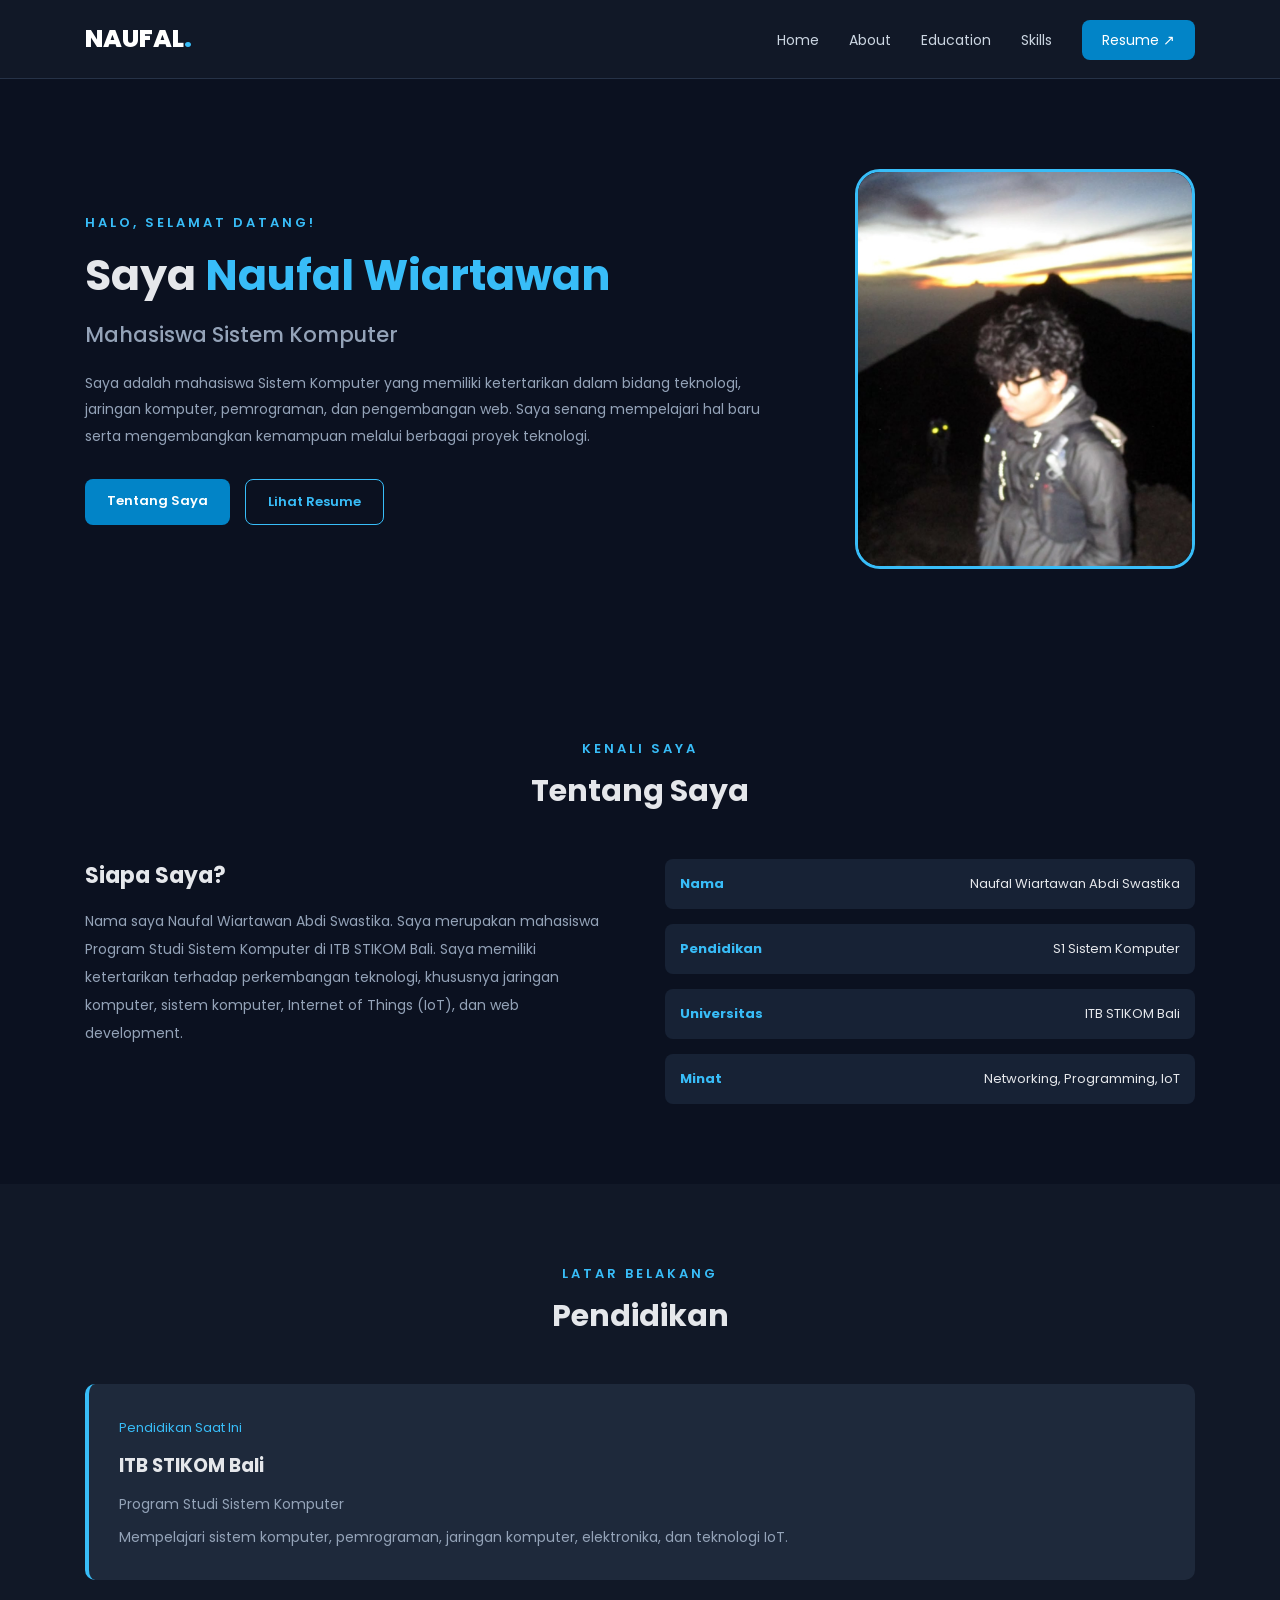
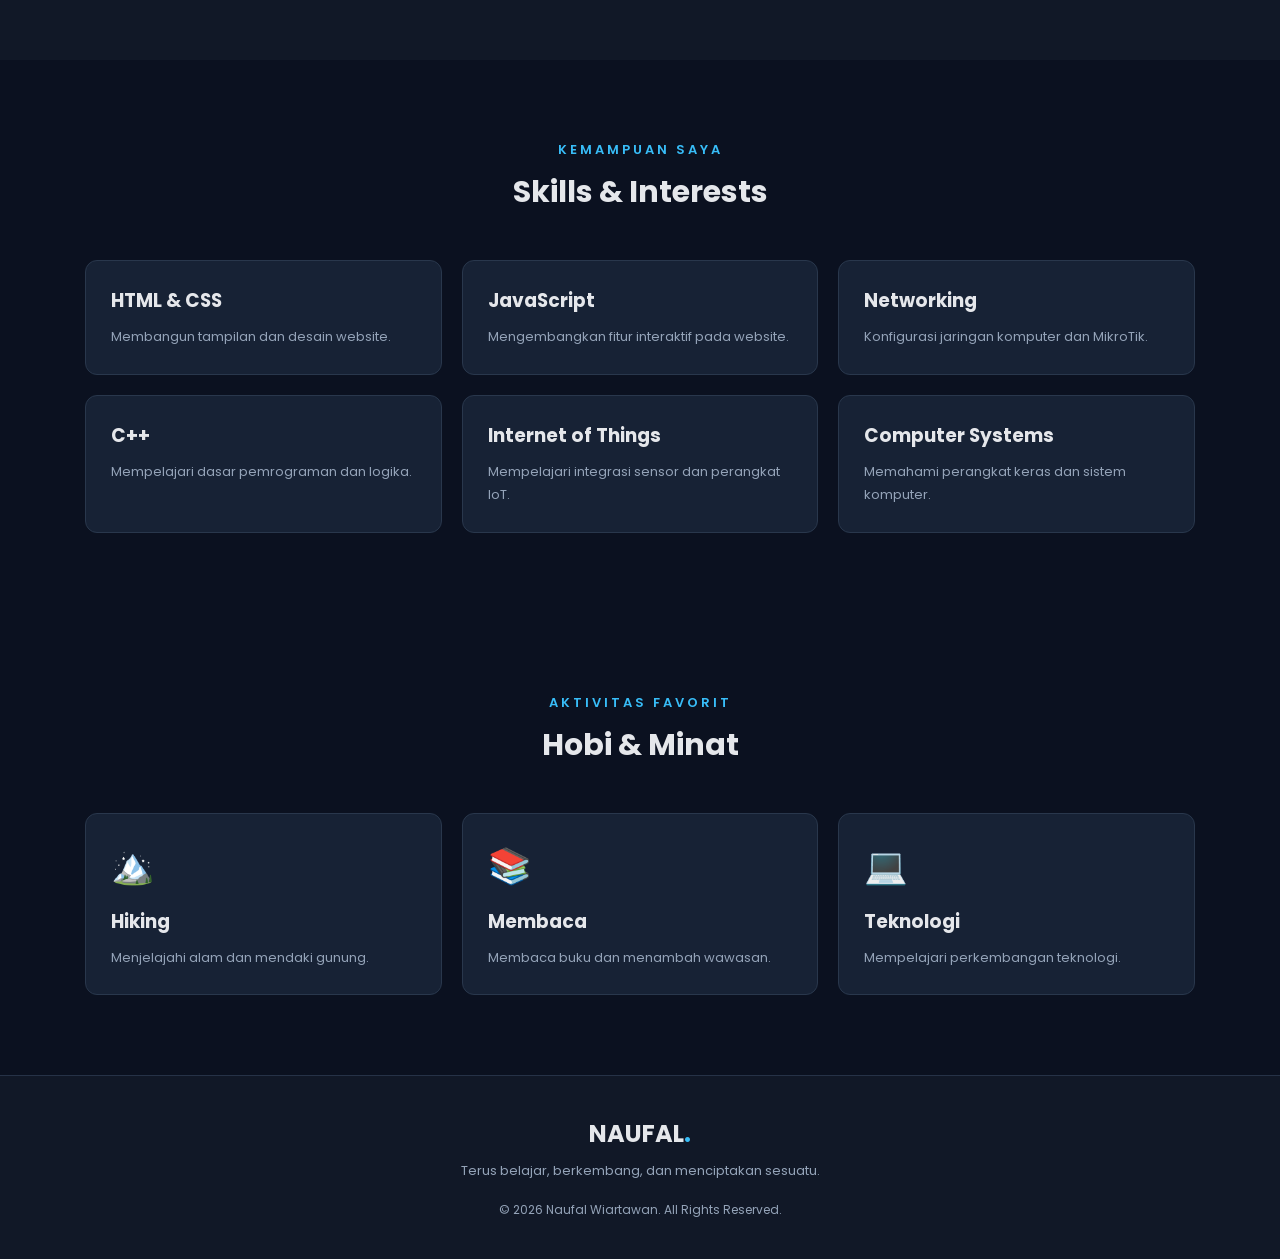
<file: index.html>
<!DOCTYPE html>
<html lang="id">
<head>
    <meta charset="UTF-8">
    <meta name="viewport" content="width=device-width, initial-scale=1.0">
    <title>Profil Diri | Naufal</title>
    <link rel="stylesheet" href="style.css">
</head>
<body>

    <!-- HEADER -->
    <header>
        <nav class="navbar">
            <a href="index.html" class="logo">NAUFAL<span>.</span></a>

            <ul class="nav-menu">
                <li><a href="#home">Home</a></li>
                <li><a href="#about">About</a></li>
                <li><a href="#education">Education</a></li>
                <li><a href="#skills">Skills</a></li>
                <li><a href="resume.html" class="resume-btn">Resume ↗</a></li>
            </ul>

            <div class="hamburger" id="hamburger">
                ☰
            </div>
        </nav>
    </header>

    <!-- HERO SECTION -->
    <section class="hero" id="home">
        <div class="hero-text">
            <p class="greeting">HALO, SELAMAT DATANG!</p>

            <h1>Saya <span>Naufal Wiartawan</span></h1>

            <h2>Mahasiswa Sistem Komputer</h2>

            <p class="description">
                Saya adalah mahasiswa Sistem Komputer yang memiliki
                ketertarikan dalam bidang teknologi, jaringan komputer,
                pemrograman, dan pengembangan web.
                Saya senang mempelajari hal baru serta mengembangkan
                kemampuan melalui berbagai proyek teknologi.
            </p>

            <div class="hero-buttons">
                <a href="#about" class="btn-primary">Tentang Saya</a>
                <a href="resume.html" class="btn-outline">Lihat Resume</a>
            </div>
        </div>

        <div class="hero-image">
            <img src="foto.jpeg" alt="Foto Profil Naufal">
        </div>
    </section>

    <!-- ABOUT SECTION -->
    <section class="section" id="about">
        <div class="section-heading">
            <p>KENALI SAYA</p>
            <h2>Tentang Saya</h2>
        </div>

        <div class="about-content">
            <div>
                <h3>Siapa Saya?</h3>
                <p>
                    Nama saya Naufal Wiartawan Abdi Swastika.
                    Saya merupakan mahasiswa Program Studi Sistem
                    Komputer di ITB STIKOM Bali.

                    Saya memiliki ketertarikan terhadap perkembangan
                    teknologi, khususnya jaringan komputer, sistem
                    komputer, Internet of Things (IoT), dan web development.
                </p>
            </div>

            <div class="about-info">
                <div>
                    <strong>Nama</strong>
                    <span>Naufal Wiartawan Abdi Swastika</span>
                </div>

                <div>
                    <strong>Pendidikan</strong>
                    <span>S1 Sistem Komputer</span>
                </div>

                <div>
                    <strong>Universitas</strong>
                    <span>ITB STIKOM Bali</span>
                </div>

                <div>
                    <strong>Minat</strong>
                    <span>Networking, Programming, IoT</span>
                </div>
            </div>
        </div>
    </section>

    <!-- EDUCATION SECTION -->
    <section class="section education" id="education">
        <div class="section-heading">
            <p>LATAR BELAKANG</p>
            <h2>Pendidikan</h2>
        </div>

        <div class="education-card">
            <span class="year">Pendidikan Saat Ini</span>
            <h3>ITB STIKOM Bali</h3>
            <p>Program Studi Sistem Komputer</p>
            <p>
                Mempelajari sistem komputer, pemrograman,
                jaringan komputer, elektronika, dan teknologi IoT.
            </p>
        </div>
    </section>

    <!-- SKILLS SECTION -->
    <section class="section" id="skills">
        <div class="section-heading">
            <p>KEMAMPUAN SAYA</p>
            <h2>Skills & Interests</h2>
        </div>

        <div class="skills-grid">
            <div class="skill-card">
                <h3>HTML & CSS</h3>
                <p>Membangun tampilan dan desain website.</p>
            </div>

            <div class="skill-card">
                <h3>JavaScript</h3>
                <p>Mengembangkan fitur interaktif pada website.</p>
            </div>

            <div class="skill-card">
                <h3>Networking</h3>
                <p>Konfigurasi jaringan komputer dan MikroTik.</p>
            </div>

            <div class="skill-card">
                <h3>C++</h3>
                <p>Mempelajari dasar pemrograman dan logika.</p>
            </div>

            <div class="skill-card">
                <h3>Internet of Things</h3>
                <p>Mempelajari integrasi sensor dan perangkat IoT.</p>
            </div>

            <div class="skill-card">
                <h3>Computer Systems</h3>
                <p>Memahami perangkat keras dan sistem komputer.</p>
            </div>
        </div>
    </section>

    <!-- HOBBY SECTION -->
    <section class="section">
        <div class="section-heading">
            <p>AKTIVITAS FAVORIT</p>
            <h2>Hobi & Minat</h2>
        </div>

        <div class="hobby-grid">
            <div class="hobby-card">
                <span>🏔️</span>
                <h3>Hiking</h3>
                <p>Menjelajahi alam dan mendaki gunung.</p>
            </div>

            <div class="hobby-card">
                <span>📚</span>
                <h3>Membaca</h3>
                <p>Membaca buku dan menambah wawasan.</p>
            </div>

            <div class="hobby-card">
                <span>💻</span>
                <h3>Teknologi</h3>
                <p>Mempelajari perkembangan teknologi.</p>
            </div>
        </div>
    </section>

    <!-- FOOTER -->
    <footer>
        <h3>NAUFAL<span>.</span></h3>
        <p>Terus belajar, berkembang, dan menciptakan sesuatu.</p>
        <p class="copyright">
            © 2026 Naufal Wiartawan. All Rights Reserved.
        </p>
    </footer>

    <script src="script.js"></script>
</body>
</html>
</file>
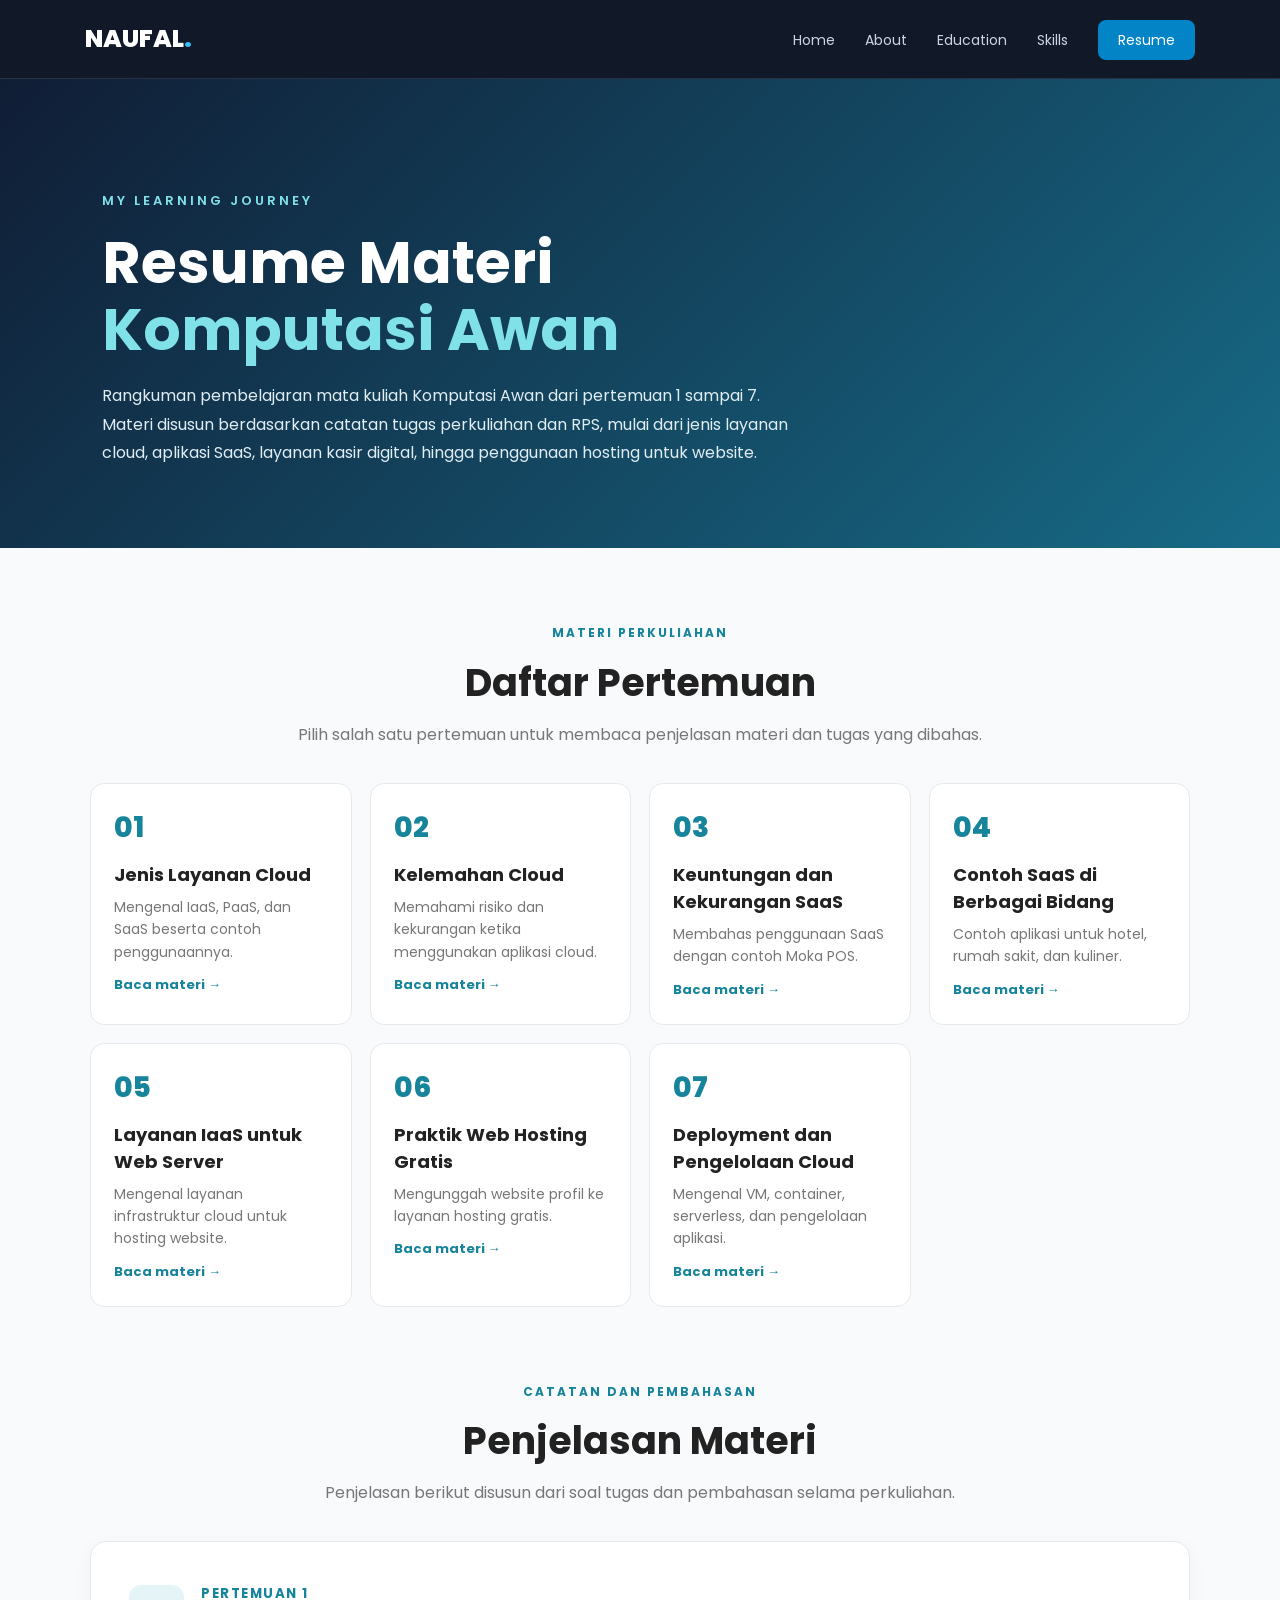
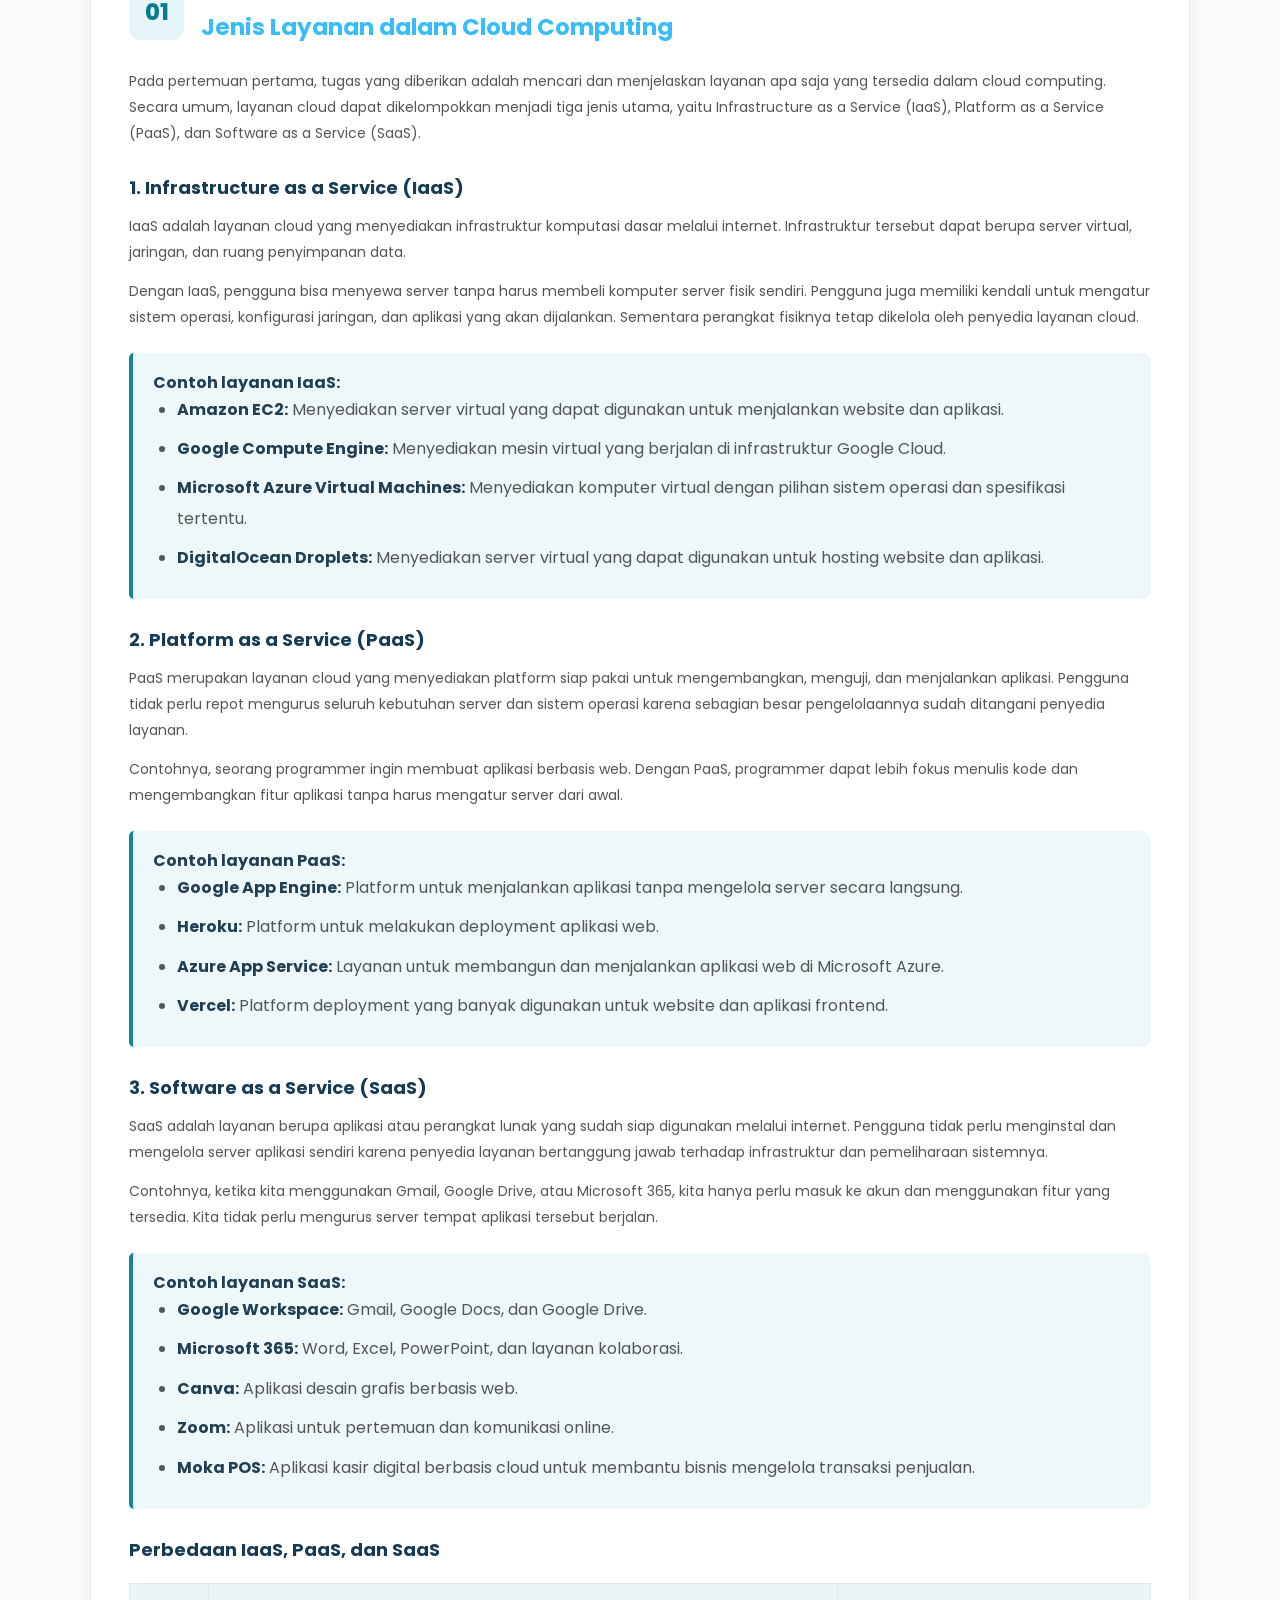
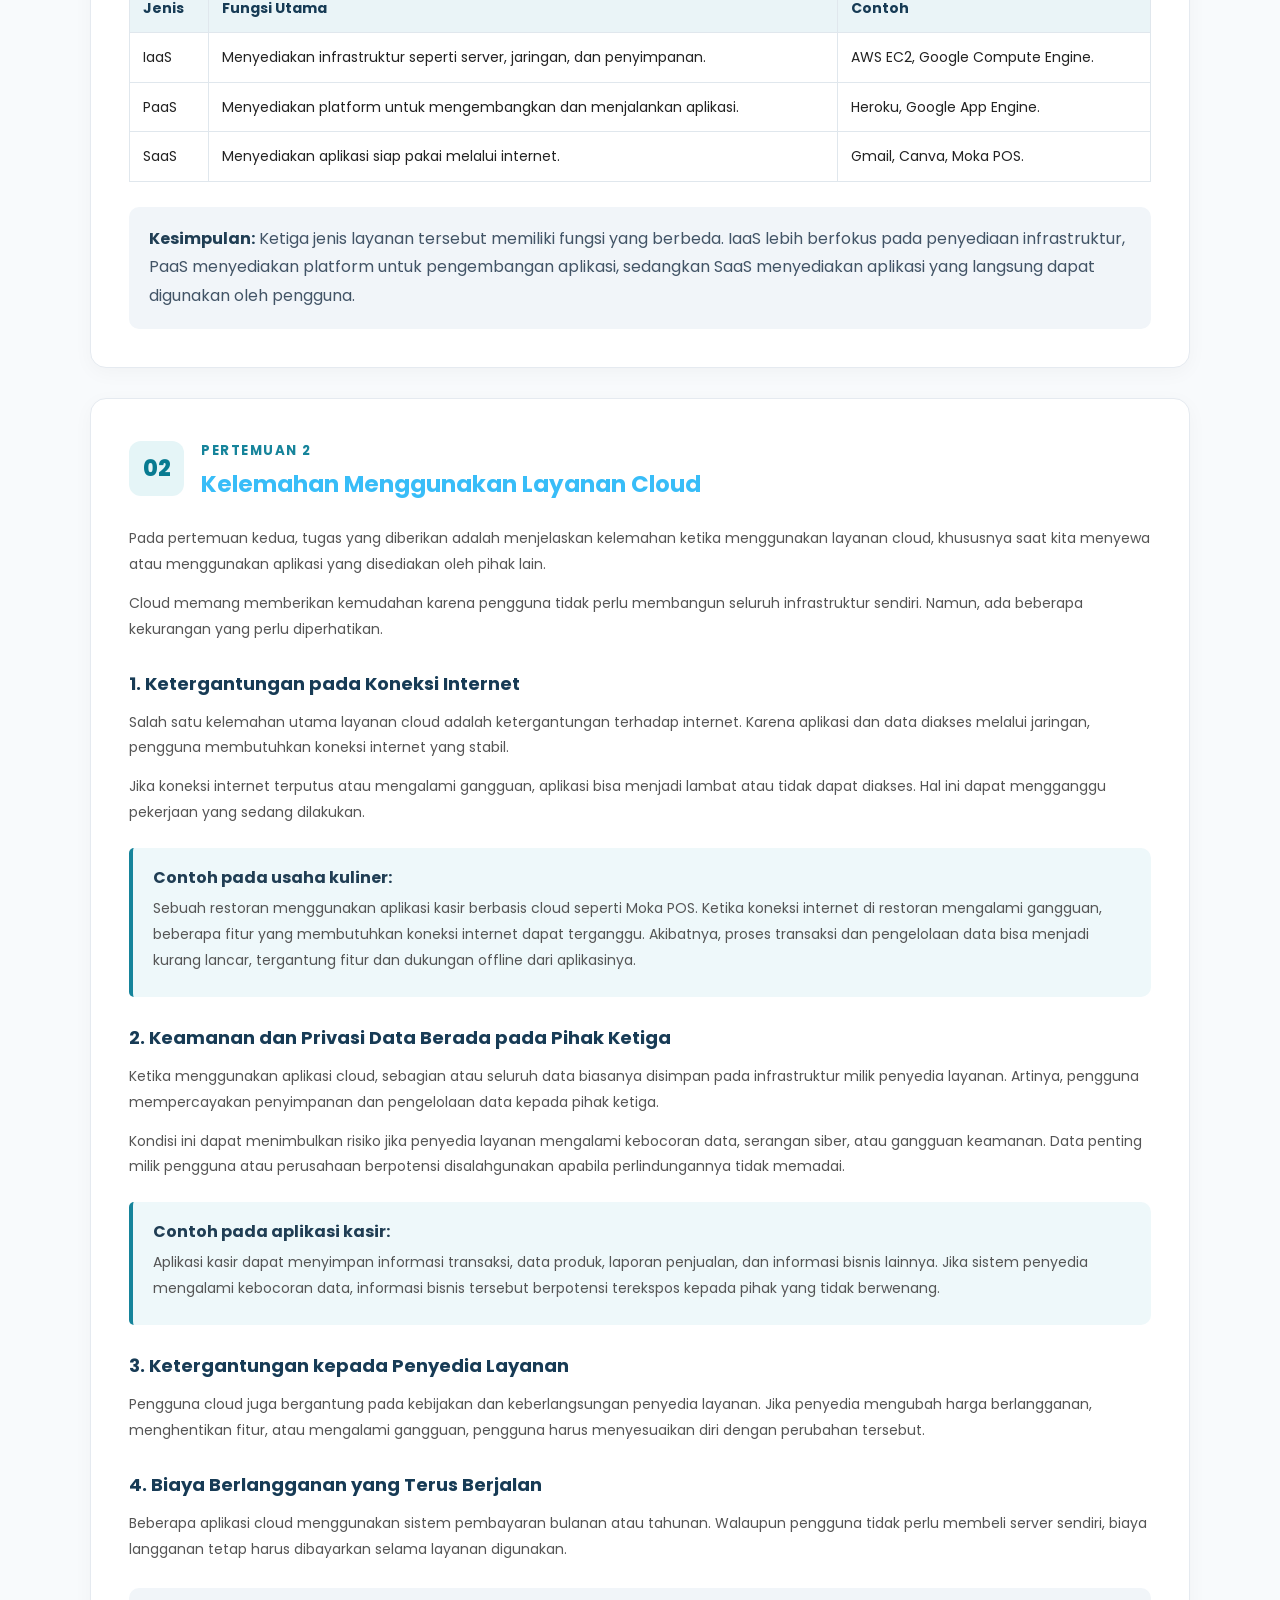
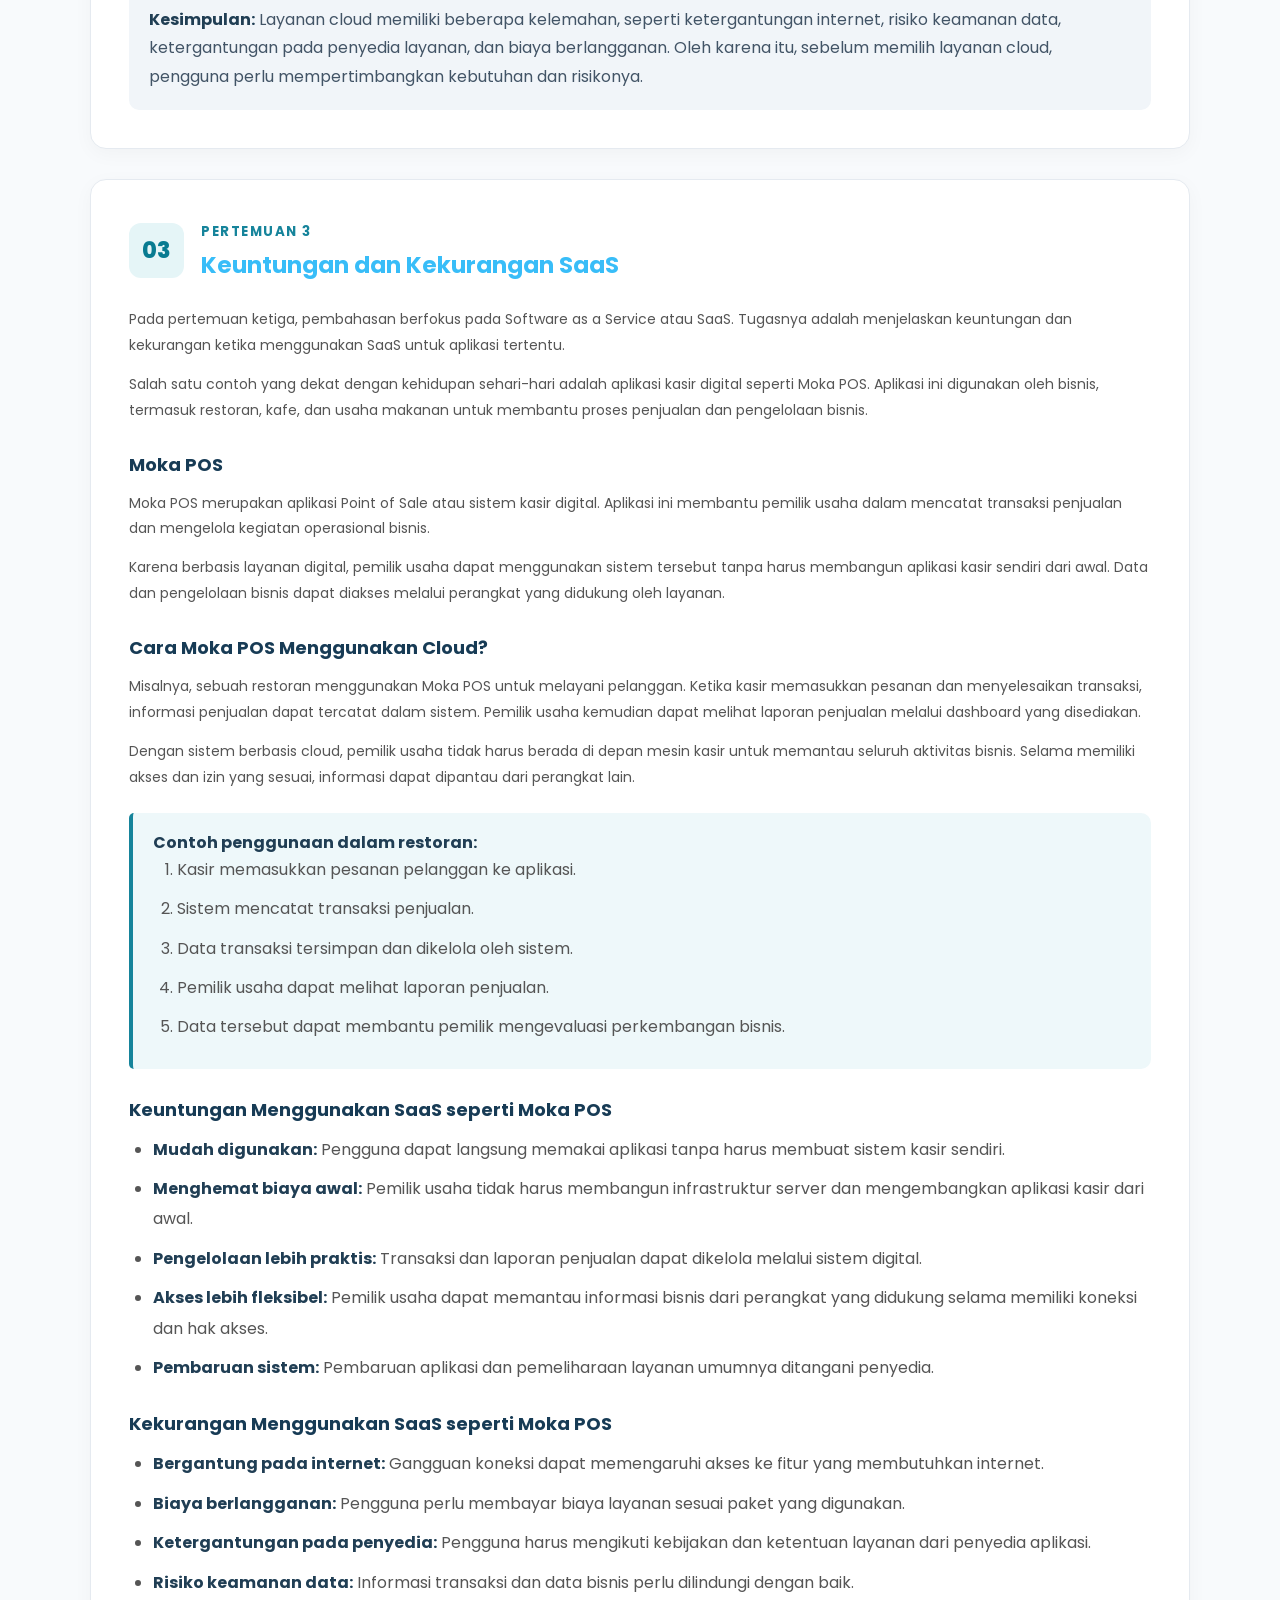
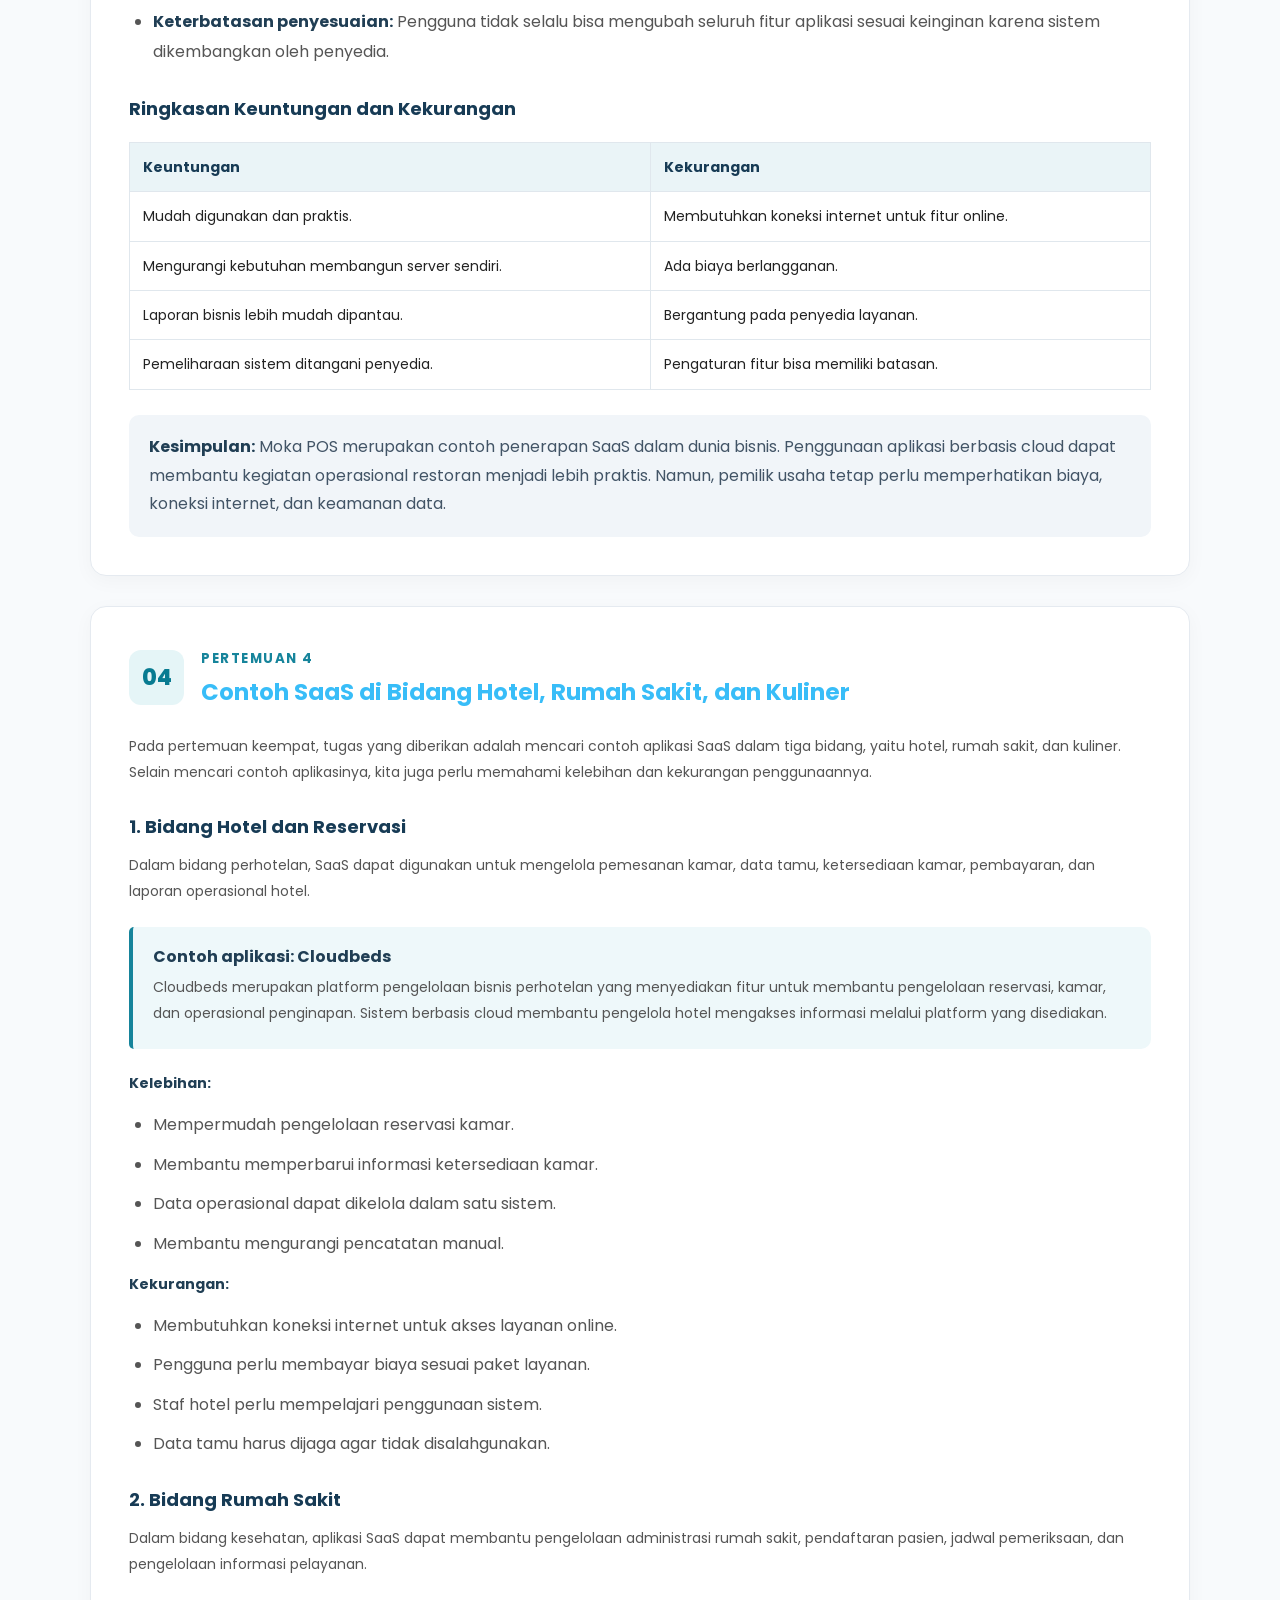
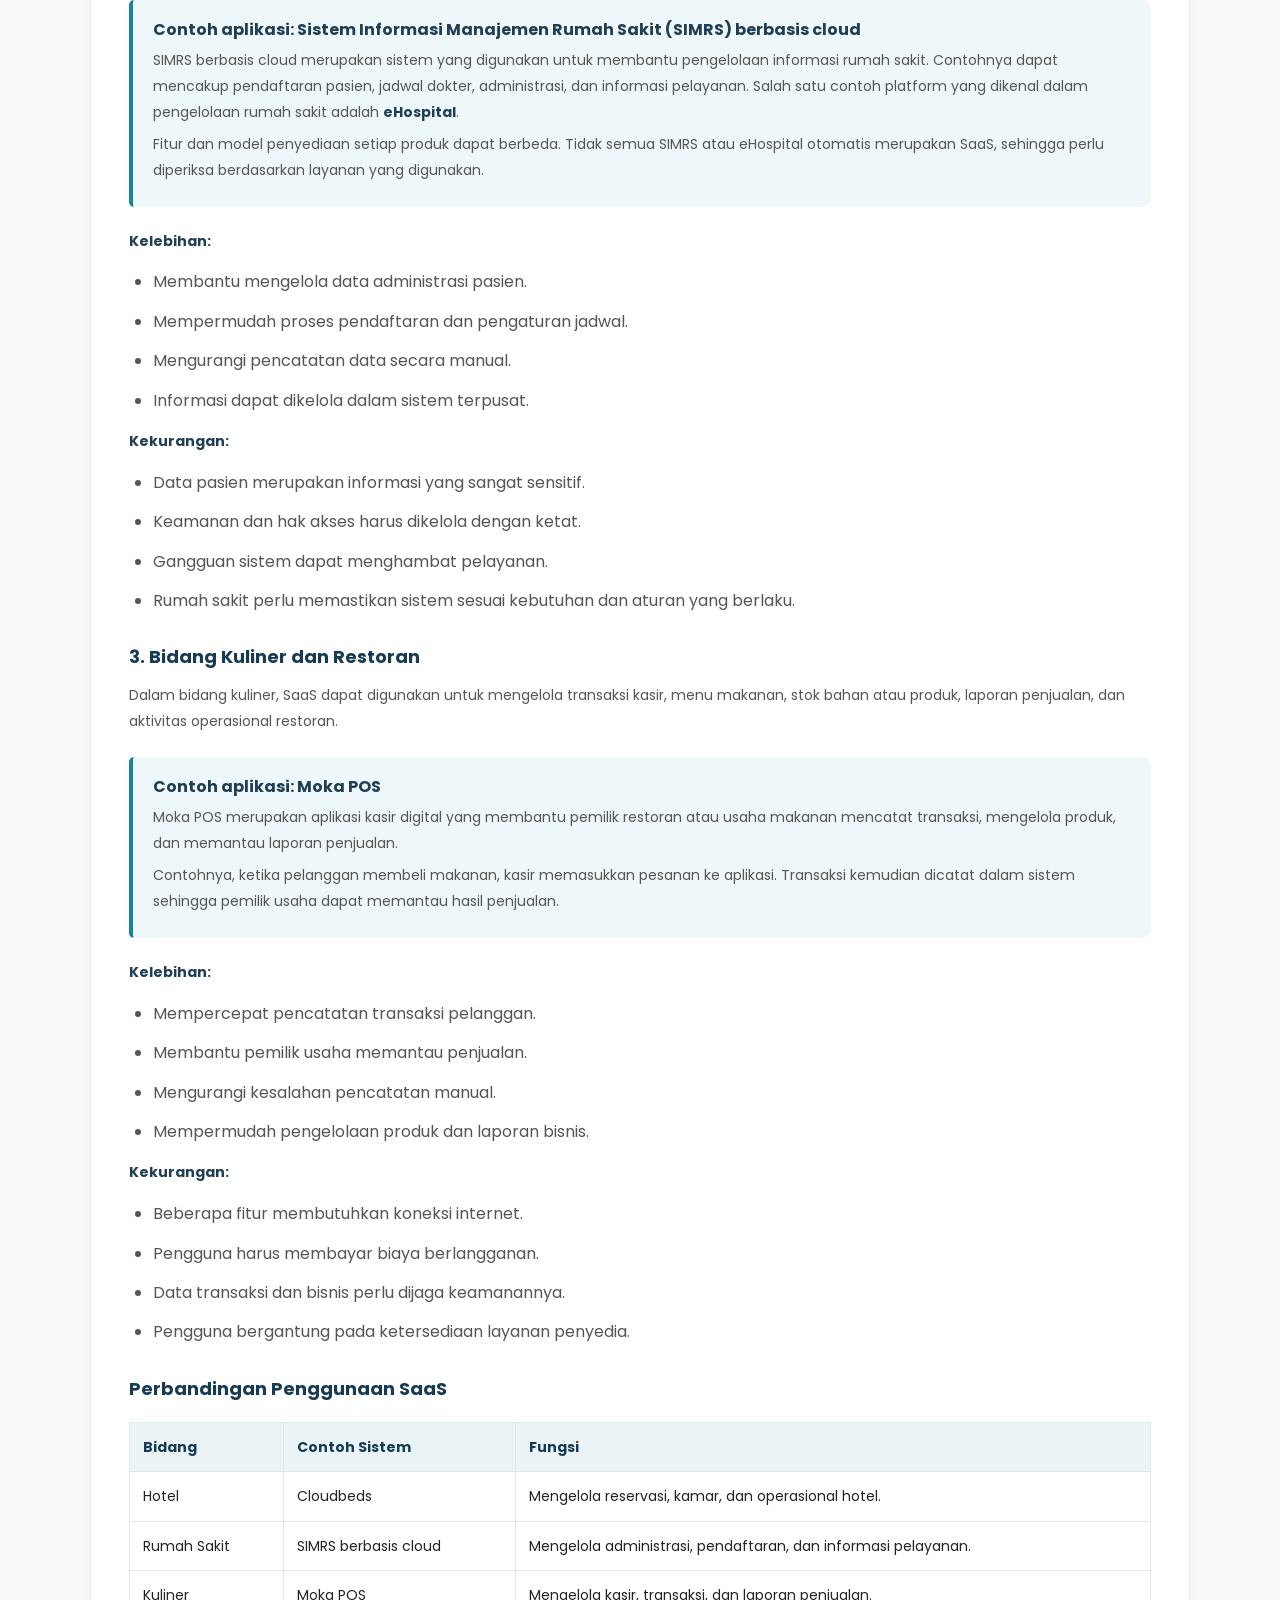
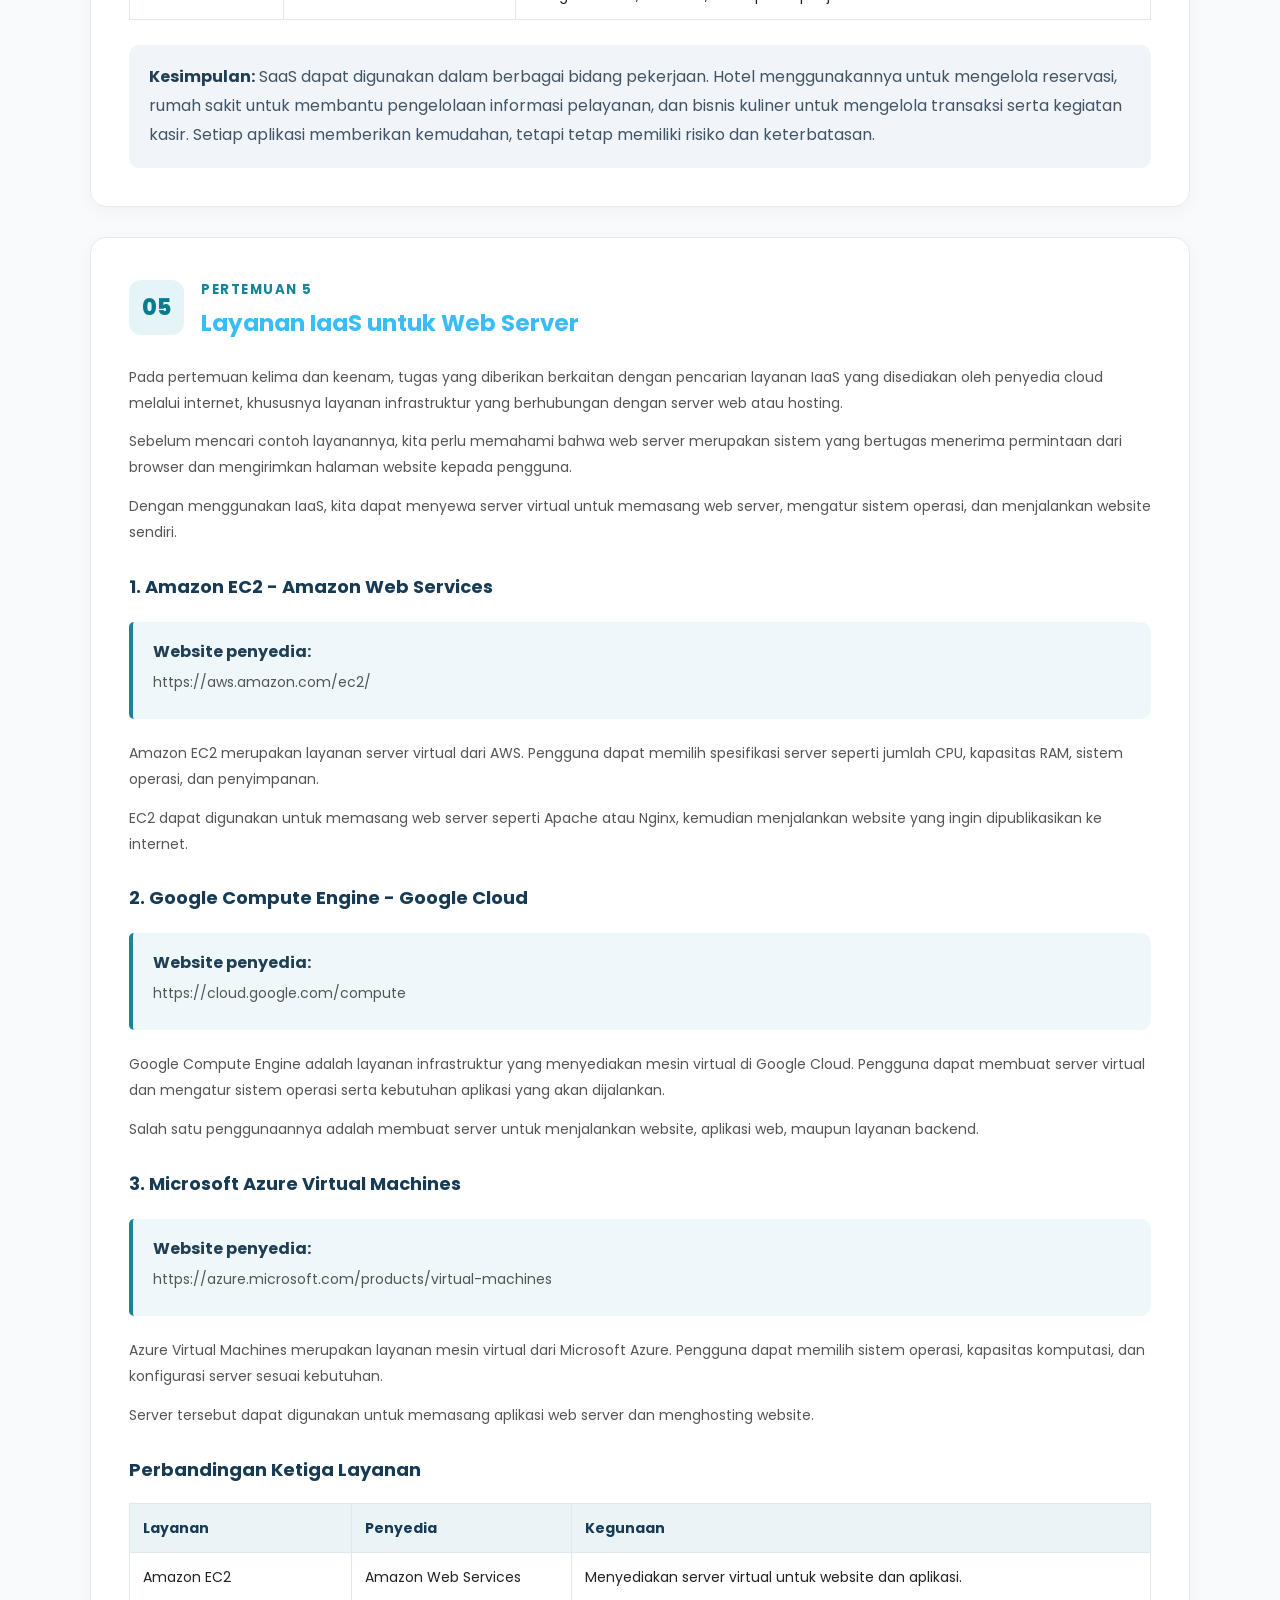
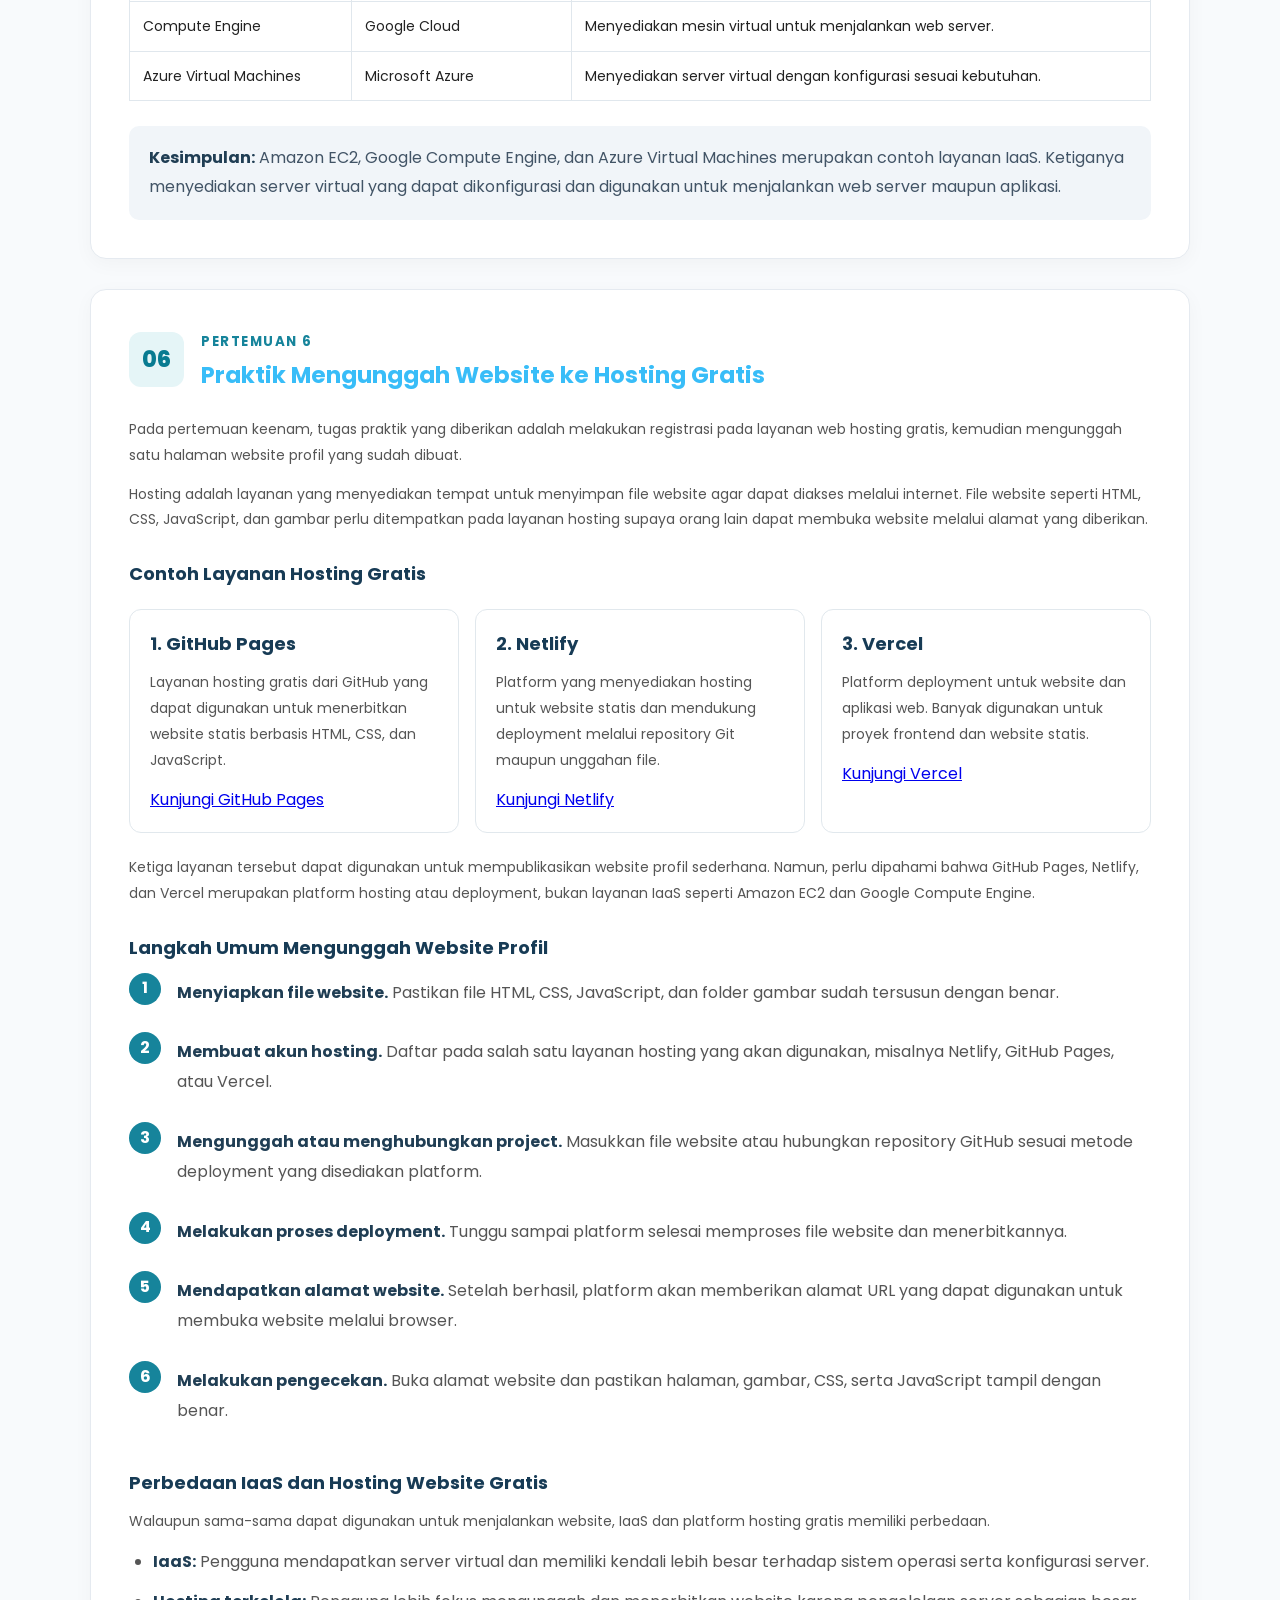
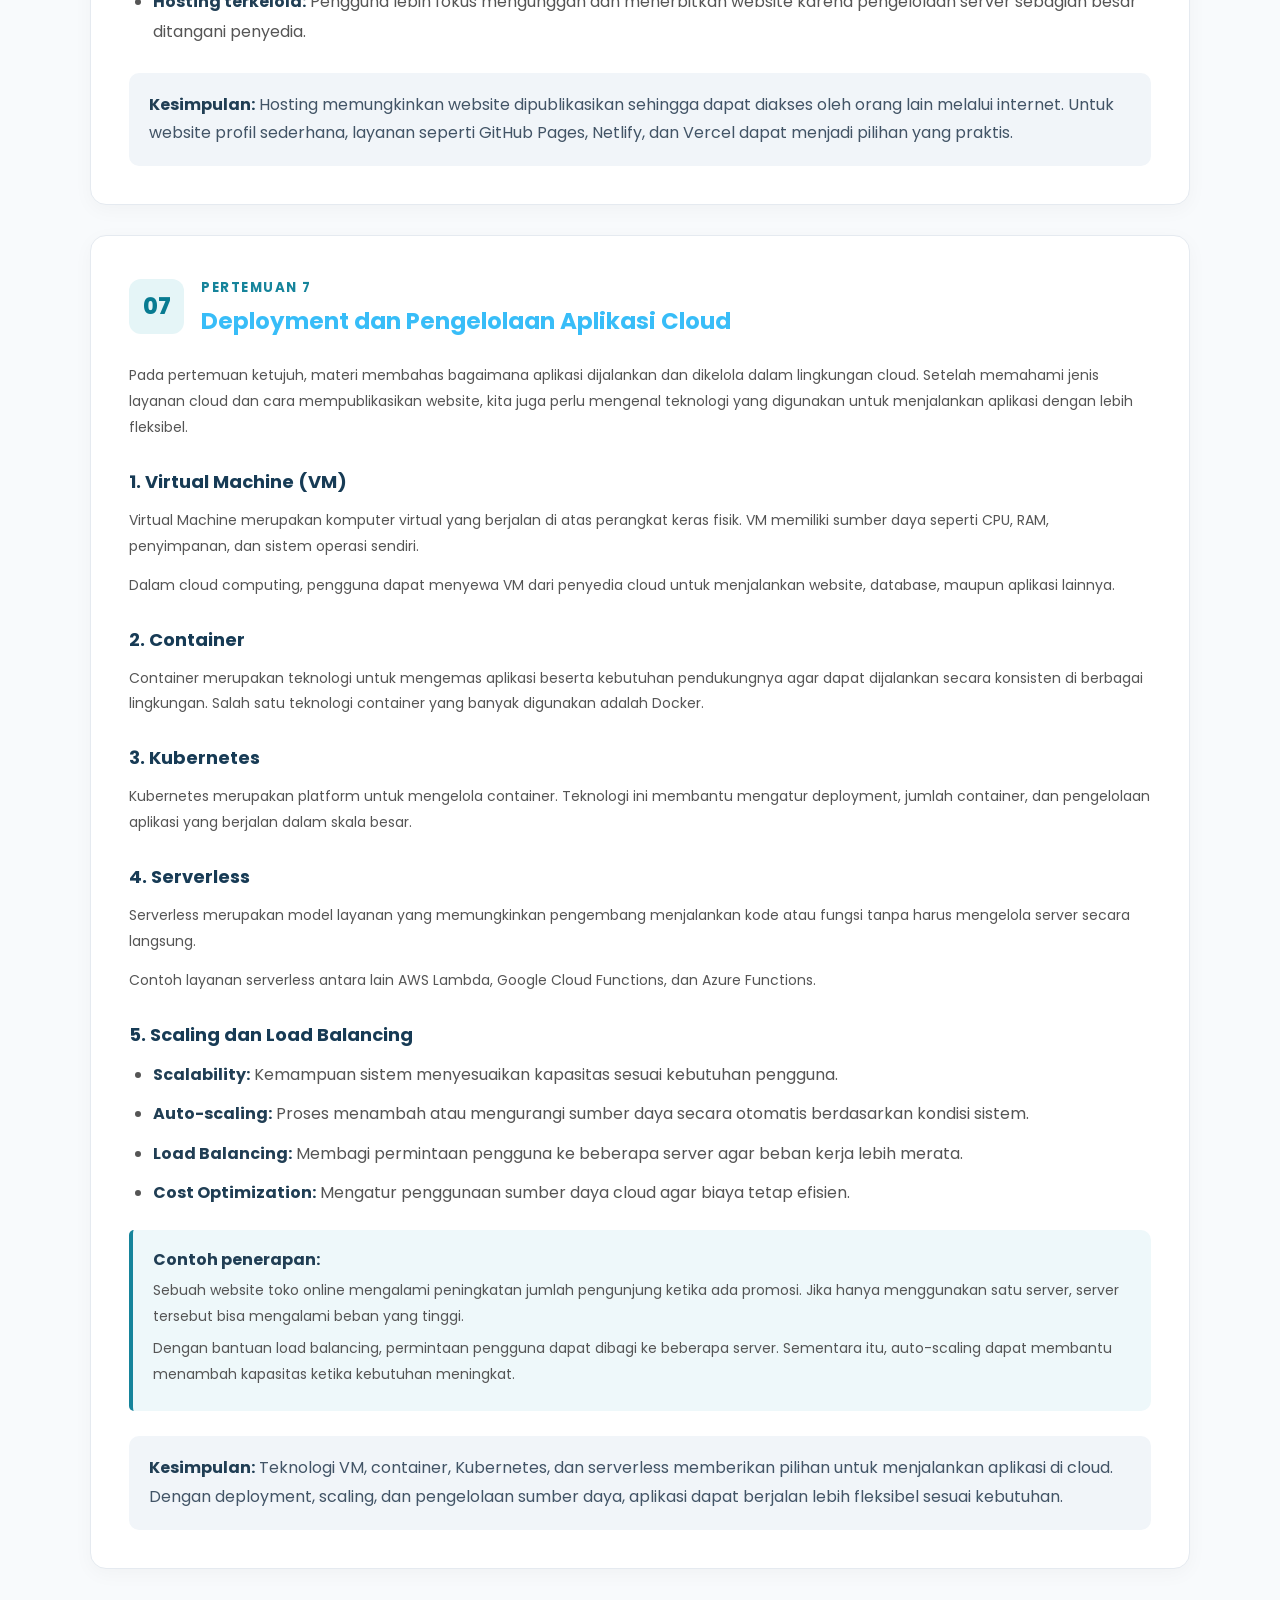
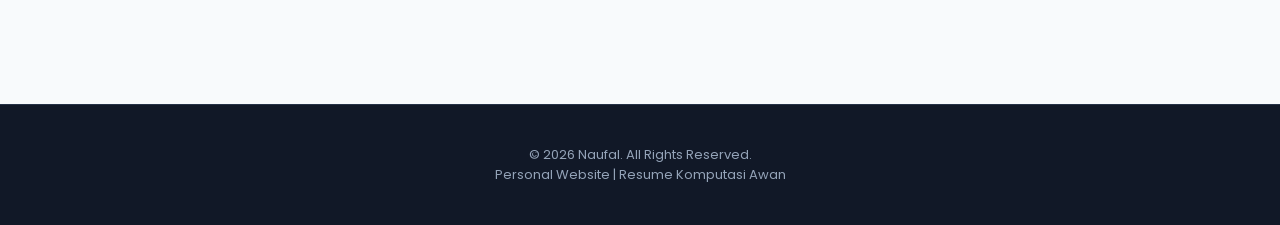
<file: resume.html>
<!DOCTYPE html>
<html lang="id">
<head>
    <meta charset="UTF-8">
    <meta name="viewport" content="width=device-width, initial-scale=1.0">
    <title>Resume Komputasi Awan | Naufal</title>

    <link rel="stylesheet" href="style.css">

    <style>
        /* ==============================
           RESUME KOMPUTASI AWAN
        ============================== */

        .cloud-resume {
            background: var(--bg-color, #f8fafc);
            color: var(--text-color, #222);
            padding-bottom: 60px;
        }

        .cloud-hero {
            min-height: 420px;
            padding: 110px 8% 80px;
            display: flex;
            align-items: center;
            background: linear-gradient(135deg, #101d35, #176b87);
            color: white;
        }

        .cloud-hero-content {
            max-width: 850px;
        }

        .cloud-hero .eyebrow {
            color: #80e1e9;
            font-weight: 600;
            letter-spacing: 3px;
            font-size: 13px;
        }

        .cloud-hero h1 {
            font-size: clamp(36px, 6vw, 58px);
            line-height: 1.15;
            margin: 18px 0;
        }

        .cloud-hero h1 span {
            color: #80e1e9;
        }

        .cloud-hero p {
            max-width: 700px;
            line-height: 1.8;
            color: #e0edf3;
        }

        .cloud-section {
            width: min(1100px, 90%);
            margin: 75px auto;
        }

        .cloud-heading {
            text-align: center;
            margin-bottom: 35px;
        }

        .cloud-heading .eyebrow {
            color: #16849b;
            font-weight: 700;
            letter-spacing: 2px;
            font-size: 12px;
        }

        .cloud-heading h2 {
            font-size: clamp(27px, 4vw, 38px);
            margin: 10px 0;
        }

        .cloud-heading p {
            line-height: 1.7;
            color: #777;
        }

        .meeting-grid {
            display: grid;
            grid-template-columns: repeat(auto-fit, minmax(230px, 1fr));
            gap: 18px;
        }

        .meeting-card {
            display: block;
            text-decoration: none;
            color: inherit;
            background: white;
            border: 1px solid #e5eaf0;
            border-radius: 14px;
            padding: 23px;
            transition: 0.25s ease;
        }

        .meeting-card:hover {
            transform: translateY(-5px);
            border-color: #16849b;
            box-shadow: 0 10px 28px rgba(0,0,0,0.08);
        }

        .meeting-card .number {
            color: #16849b;
            font-size: 28px;
            font-weight: 800;
        }

        .meeting-card h3 {
            font-size: 18px;
            margin: 12px 0 8px;
        }

        .meeting-card p {
            color: #777;
            font-size: 14px;
            line-height: 1.6;
        }

        .meeting-card .link-text {
            display: inline-block;
            margin-top: 12px;
            color: #16849b;
            font-weight: 700;
            font-size: 13px;
        }

        .meeting-content {
            margin-top: 55px;
        }

        .material-card {
            background: white;
            border: 1px solid #e5eaf0;
            border-radius: 16px;
            padding: clamp(22px, 4vw, 38px);
            margin-bottom: 30px;
            scroll-margin-top: 100px;
            box-shadow: 0 5px 20px rgba(0,0,0,0.035);
        }

        .material-title {
            display: flex;
            align-items: center;
            gap: 17px;
            margin-bottom: 25px;
        }

        .material-number {
            min-width: 55px;
            height: 55px;
            border-radius: 12px;
            display: grid;
            place-items: center;
            background: #e5f5f7;
            color: #087b91;
            font-weight: 800;
            font-size: 22px;
        }

        .material-title small {
            color: #16849b;
            font-weight: 700;
            letter-spacing: 1.5px;
        }

        .material-title h3 {
            margin: 5px 0 0;
            font-size: 23px;
        }

        .material-card p {
            line-height: 1.85;
            color: #555;
            margin: 13px 0;
        }

        .material-card h4 {
            margin: 27px 0 12px;
            color: #173b55;
            font-size: 18px;
        }

        .material-card ul,
        .material-card ol {
            padding-left: 24px;
            color: #555;
            line-height: 1.9;
        }

        .material-card li {
            margin-bottom: 9px;
        }

        .material-card strong {
            color: #203e54;
        }

        .example-box {
            background: #eef8fa;
            border-left: 4px solid #16849b;
            padding: 17px 20px;
            margin: 22px 0;
            border-radius: 5px 10px 10px 5px;
        }

        .example-box p {
            margin: 6px 0;
        }

        .conclusion-box {
            background: #f1f5f9;
            border-radius: 10px;
            padding: 18px 20px;
            margin-top: 25px;
            line-height: 1.8;
            color: #425466;
        }

        .comparison-table {
            width: 100%;
            border-collapse: collapse;
            margin: 20px 0;
            font-size: 14px;
        }

        .comparison-table th,
        .comparison-table td {
            padding: 13px;
            border: 1px solid #e0e7ed;
            text-align: left;
            vertical-align: top;
            line-height: 1.6;
        }

        .comparison-table th {
            background: #eaf4f7;
            color: #173b55;
        }

        .service-grid {
            display: grid;
            grid-template-columns: repeat(auto-fit, minmax(220px, 1fr));
            gap: 16px;
            margin: 22px 0;
        }

        .service-item {
            border: 1px solid #e1e8ed;
            border-radius: 12px;
            padding: 20px;
            background: #fff;
        }

        .service-item h4 {
            margin-top: 0;
        }

        .service-item p {
            font-size: 14px;
        }

        .step-list {
            counter-reset: step;
            list-style: none;
            padding: 0 !important;
        }

        .step-list li {
            counter-increment: step;
            position: relative;
            padding: 5px 0 15px 48px;
        }

        .step-list li::before {
            content: counter(step);
            position: absolute;
            left: 0;
            top: 0;
            width: 32px;
            height: 32px;
            border-radius: 50%;
            background: #16849b;
            color: white;
            display: grid;
            place-items: center;
            font-weight: 700;
        }

        .screenshot-placeholder {
            border: 2px dashed #9eb8c5;
            background: #f6fafb;
            border-radius: 12px;
            padding: 28px 20px;
            margin: 15px 0;
            text-align: center;
            color: #607783;
        }

        .screenshot-placeholder strong {
            display: block;
            margin-bottom: 8px;
        }

        .final-conclusion {
            background: linear-gradient(135deg, #101d35, #176b87);
            color: white;
            border-radius: 16px;
            padding: 35px;
        }

        .final-conclusion h3 {
            color: #80e1e9;
            margin-top: 0;
        }

        .final-conclusion p {
            color: #e0edf3;
            line-height: 1.9;
        }

        .back-top {
            display: inline-block;
            margin-top: 15px;
            color: #16849b;
            font-weight: 700;
            text-decoration: none;
        }

        @media (max-width: 700px) {
            .cloud-hero {
                padding: 100px 6% 65px;
                min-height: 360px;
            }

            .cloud-section {
                width: 92%;
                margin: 55px auto;
            }

            .material-title h3 {
                font-size: 19px;
            }

            .comparison-table {
                display: block;
                overflow-x: auto;
                white-space: normal;
            }

            .final-conclusion {
                padding: 25px;
            }
        }
    </style>
</head>

<body>

<!-- NAVBAR -->
<header>
    <div class="navbar">
        <div class="logo">NAUFAL<span>.</span></div>

        <nav>
            <ul class="nav-menu" id="navMenu">
                <li><a href="index.html">Home</a></li>
                <li><a href="index.html#about">About</a></li>
                <li><a href="index.html#education">Education</a></li>
                <li><a href="index.html#skills">Skills</a></li>
                <li><a href="resume.html" class="resume-btn active">Resume</a></li>
            </ul>
        </nav>

        <div class="hamburger" id="hamburger">
            <span></span>
            <span></span>
            <span></span>
        </div>
    </div>
</header>


    <main class="cloud-resume">

        <!-- HERO -->
        <section class="cloud-hero">
            <div class="cloud-hero-content">
                <p class="eyebrow">MY LEARNING JOURNEY</p>

                <h1>
                    Resume Materi<br>
                    <span>Komputasi Awan</span>
                </h1>

                <p>
                    Rangkuman pembelajaran mata kuliah Komputasi Awan
                    dari pertemuan 1 sampai 7. Materi disusun berdasarkan
                    catatan tugas perkuliahan dan RPS, mulai dari jenis
                    layanan cloud, aplikasi SaaS, layanan kasir digital,
                    hingga penggunaan hosting untuk website.
                </p>
            </div>
        </section>


        <!-- DAFTAR PERTEMUAN -->
        <section class="cloud-section" id="daftar-materi">

            <div class="cloud-heading">
                <p class="eyebrow">MATERI PERKULIAHAN</p>
                <h2>Daftar Pertemuan</h2>
                <p>
                    Pilih salah satu pertemuan untuk membaca
                    penjelasan materi dan tugas yang dibahas.
                </p>
            </div>

            <div class="meeting-grid">

                <a href="#materi1" class="meeting-card">
                    <span class="number">01</span>
                    <h3>Jenis Layanan Cloud</h3>
                    <p>Mengenal IaaS, PaaS, dan SaaS beserta contoh penggunaannya.</p>
                    <span class="link-text">Baca materi →</span>
                </a>

                <a href="#materi2" class="meeting-card">
                    <span class="number">02</span>
                    <h3>Kelemahan Cloud</h3>
                    <p>Memahami risiko dan kekurangan ketika menggunakan aplikasi cloud.</p>
                    <span class="link-text">Baca materi →</span>
                </a>

                <a href="#materi3" class="meeting-card">
                    <span class="number">03</span>
                    <h3>Keuntungan dan Kekurangan SaaS</h3>
                    <p>Membahas penggunaan SaaS dengan contoh Moka POS.</p>
                    <span class="link-text">Baca materi →</span>
                </a>

                <a href="#materi4" class="meeting-card">
                    <span class="number">04</span>
                    <h3>Contoh SaaS di Berbagai Bidang</h3>
                    <p>Contoh aplikasi untuk hotel, rumah sakit, dan kuliner.</p>
                    <span class="link-text">Baca materi →</span>
                </a>

                <a href="#materi5" class="meeting-card">
                    <span class="number">05</span>
                    <h3>Layanan IaaS untuk Web Server</h3>
                    <p>Mengenal layanan infrastruktur cloud untuk hosting website.</p>
                    <span class="link-text">Baca materi →</span>
                </a>

                <a href="#materi6" class="meeting-card">
                    <span class="number">06</span>
                    <h3>Praktik Web Hosting Gratis</h3>
                    <p>Mengunggah website profil ke layanan hosting gratis.</p>
                    <span class="link-text">Baca materi →</span>
                </a>

                <a href="#materi7" class="meeting-card">
                    <span class="number">07</span>
                    <h3>Deployment dan Pengelolaan Cloud</h3>
                    <p>Mengenal VM, container, serverless, dan pengelolaan aplikasi.</p>
                    <span class="link-text">Baca materi →</span>
                </a>

            </div>
        </section>


        <!-- PENJELASAN MATERI -->
        <section class="cloud-section meeting-content">

            <div class="cloud-heading">
                <p class="eyebrow">CATATAN DAN PEMBAHASAN</p>
                <h2>Penjelasan Materi</h2>
                <p>
                    Penjelasan berikut disusun dari soal tugas
                    dan pembahasan selama perkuliahan.
                </p>
            </div>


            <!-- PERTEMUAN 1 -->
            <article class="material-card" id="materi1">

                <div class="material-title">
                    <div class="material-number">01</div>
                    <div>
                        <small>PERTEMUAN 1</small>
                        <h3>Jenis Layanan dalam Cloud Computing</h3>
                    </div>
                </div>

                <p>
                    Pada pertemuan pertama, tugas yang diberikan adalah
                    mencari dan menjelaskan layanan apa saja yang tersedia
                    dalam cloud computing. Secara umum, layanan cloud
                    dapat dikelompokkan menjadi tiga jenis utama, yaitu
                    Infrastructure as a Service (IaaS), Platform as a
                    Service (PaaS), dan Software as a Service (SaaS).
                </p>

                <h4>1. Infrastructure as a Service (IaaS)</h4>

                <p>
                    IaaS adalah layanan cloud yang menyediakan
                    infrastruktur komputasi dasar melalui internet.
                    Infrastruktur tersebut dapat berupa server virtual,
                    jaringan, dan ruang penyimpanan data.
                </p>

                <p>
                    Dengan IaaS, pengguna bisa menyewa server tanpa
                    harus membeli komputer server fisik sendiri.
                    Pengguna juga memiliki kendali untuk mengatur
                    sistem operasi, konfigurasi jaringan, dan aplikasi
                    yang akan dijalankan. Sementara perangkat fisiknya
                    tetap dikelola oleh penyedia layanan cloud.
                </p>

                <div class="example-box">
                    <strong>Contoh layanan IaaS:</strong>
                    <ul>
                        <li><strong>Amazon EC2:</strong> Menyediakan server virtual yang dapat digunakan untuk menjalankan website dan aplikasi.</li>
                        <li><strong>Google Compute Engine:</strong> Menyediakan mesin virtual yang berjalan di infrastruktur Google Cloud.</li>
                        <li><strong>Microsoft Azure Virtual Machines:</strong> Menyediakan komputer virtual dengan pilihan sistem operasi dan spesifikasi tertentu.</li>
                        <li><strong>DigitalOcean Droplets:</strong> Menyediakan server virtual yang dapat digunakan untuk hosting website dan aplikasi.</li>
                    </ul>
                </div>

                <h4>2. Platform as a Service (PaaS)</h4>

                <p>
                    PaaS merupakan layanan cloud yang menyediakan
                    platform siap pakai untuk mengembangkan,
                    menguji, dan menjalankan aplikasi. Pengguna
                    tidak perlu repot mengurus seluruh kebutuhan
                    server dan sistem operasi karena sebagian besar
                    pengelolaannya sudah ditangani penyedia layanan.
                </p>

                <p>
                    Contohnya, seorang programmer ingin membuat
                    aplikasi berbasis web. Dengan PaaS, programmer
                    dapat lebih fokus menulis kode dan mengembangkan
                    fitur aplikasi tanpa harus mengatur server
                    dari awal.
                </p>

                <div class="example-box">
                    <strong>Contoh layanan PaaS:</strong>
                    <ul>
                        <li><strong>Google App Engine:</strong> Platform untuk menjalankan aplikasi tanpa mengelola server secara langsung.</li>
                        <li><strong>Heroku:</strong> Platform untuk melakukan deployment aplikasi web.</li>
                        <li><strong>Azure App Service:</strong> Layanan untuk membangun dan menjalankan aplikasi web di Microsoft Azure.</li>
                        <li><strong>Vercel:</strong> Platform deployment yang banyak digunakan untuk website dan aplikasi frontend.</li>
                    </ul>
                </div>

                <h4>3. Software as a Service (SaaS)</h4>

                <p>
                    SaaS adalah layanan berupa aplikasi atau perangkat
                    lunak yang sudah siap digunakan melalui internet.
                    Pengguna tidak perlu menginstal dan mengelola
                    server aplikasi sendiri karena penyedia layanan
                    bertanggung jawab terhadap infrastruktur dan
                    pemeliharaan sistemnya.
                </p>

                <p>
                    Contohnya, ketika kita menggunakan Gmail,
                    Google Drive, atau Microsoft 365, kita hanya
                    perlu masuk ke akun dan menggunakan fitur
                    yang tersedia. Kita tidak perlu mengurus
                    server tempat aplikasi tersebut berjalan.
                </p>

                <div class="example-box">
                    <strong>Contoh layanan SaaS:</strong>
                    <ul>
                        <li><strong>Google Workspace:</strong> Gmail, Google Docs, dan Google Drive.</li>
                        <li><strong>Microsoft 365:</strong> Word, Excel, PowerPoint, dan layanan kolaborasi.</li>
                        <li><strong>Canva:</strong> Aplikasi desain grafis berbasis web.</li>
                        <li><strong>Zoom:</strong> Aplikasi untuk pertemuan dan komunikasi online.</li>
                        <li><strong>Moka POS:</strong> Aplikasi kasir digital berbasis cloud untuk membantu bisnis mengelola transaksi penjualan.</li>
                    </ul>
                </div>

                <h4>Perbedaan IaaS, PaaS, dan SaaS</h4>

                <table class="comparison-table">
                    <thead>
                        <tr>
                            <th>Jenis</th>
                            <th>Fungsi Utama</th>
                            <th>Contoh</th>
                        </tr>
                    </thead>
                    <tbody>
                        <tr>
                            <td>IaaS</td>
                            <td>Menyediakan infrastruktur seperti server, jaringan, dan penyimpanan.</td>
                            <td>AWS EC2, Google Compute Engine.</td>
                        </tr>
                        <tr>
                            <td>PaaS</td>
                            <td>Menyediakan platform untuk mengembangkan dan menjalankan aplikasi.</td>
                            <td>Heroku, Google App Engine.</td>
                        </tr>
                        <tr>
                            <td>SaaS</td>
                            <td>Menyediakan aplikasi siap pakai melalui internet.</td>
                            <td>Gmail, Canva, Moka POS.</td>
                        </tr>
                    </tbody>
                </table>

                <div class="conclusion-box">
                    <strong>Kesimpulan:</strong>
                    Ketiga jenis layanan tersebut memiliki fungsi
                    yang berbeda. IaaS lebih berfokus pada penyediaan
                    infrastruktur, PaaS menyediakan platform untuk
                    pengembangan aplikasi, sedangkan SaaS menyediakan
                    aplikasi yang langsung dapat digunakan oleh pengguna.
                </div>

            </article>


            <!-- PERTEMUAN 2 -->
            <article class="material-card" id="materi2">

                <div class="material-title">
                    <div class="material-number">02</div>
                    <div>
                        <small>PERTEMUAN 2</small>
                        <h3>Kelemahan Menggunakan Layanan Cloud</h3>
                    </div>
                </div>

                <p>
                    Pada pertemuan kedua, tugas yang diberikan adalah
                    menjelaskan kelemahan ketika menggunakan layanan
                    cloud, khususnya saat kita menyewa atau menggunakan
                    aplikasi yang disediakan oleh pihak lain.
                </p>

                <p>
                    Cloud memang memberikan kemudahan karena pengguna
                    tidak perlu membangun seluruh infrastruktur sendiri.
                    Namun, ada beberapa kekurangan yang perlu diperhatikan.
                </p>

                <h4>1. Ketergantungan pada Koneksi Internet</h4>

                <p>
                    Salah satu kelemahan utama layanan cloud adalah
                    ketergantungan terhadap internet. Karena aplikasi
                    dan data diakses melalui jaringan, pengguna
                    membutuhkan koneksi internet yang stabil.
                </p>

                <p>
                    Jika koneksi internet terputus atau mengalami
                    gangguan, aplikasi bisa menjadi lambat atau
                    tidak dapat diakses. Hal ini dapat mengganggu
                    pekerjaan yang sedang dilakukan.
                </p>

                <div class="example-box">
                    <strong>Contoh pada usaha kuliner:</strong>
                    <p>
                        Sebuah restoran menggunakan aplikasi kasir
                        berbasis cloud seperti Moka POS. Ketika koneksi
                        internet di restoran mengalami gangguan,
                        beberapa fitur yang membutuhkan koneksi
                        internet dapat terganggu. Akibatnya, proses
                        transaksi dan pengelolaan data bisa menjadi
                        kurang lancar, tergantung fitur dan dukungan
                        offline dari aplikasinya.
                    </p>
                </div>

                <h4>2. Keamanan dan Privasi Data Berada pada Pihak Ketiga</h4>

                <p>
                    Ketika menggunakan aplikasi cloud, sebagian
                    atau seluruh data biasanya disimpan pada
                    infrastruktur milik penyedia layanan.
                    Artinya, pengguna mempercayakan penyimpanan
                    dan pengelolaan data kepada pihak ketiga.
                </p>

                <p>
                    Kondisi ini dapat menimbulkan risiko jika
                    penyedia layanan mengalami kebocoran data,
                    serangan siber, atau gangguan keamanan.
                    Data penting milik pengguna atau perusahaan
                    berpotensi disalahgunakan apabila perlindungannya
                    tidak memadai.
                </p>

                <div class="example-box">
                    <strong>Contoh pada aplikasi kasir:</strong>
                    <p>
                        Aplikasi kasir dapat menyimpan informasi
                        transaksi, data produk, laporan penjualan,
                        dan informasi bisnis lainnya. Jika sistem
                        penyedia mengalami kebocoran data,
                        informasi bisnis tersebut berpotensi
                        terekspos kepada pihak yang tidak berwenang.
                    </p>
                </div>

                <h4>3. Ketergantungan kepada Penyedia Layanan</h4>

                <p>
                    Pengguna cloud juga bergantung pada kebijakan
                    dan keberlangsungan penyedia layanan. Jika
                    penyedia mengubah harga berlangganan,
                    menghentikan fitur, atau mengalami gangguan,
                    pengguna harus menyesuaikan diri dengan
                    perubahan tersebut.
                </p>

                <h4>4. Biaya Berlangganan yang Terus Berjalan</h4>

                <p>
                    Beberapa aplikasi cloud menggunakan sistem
                    pembayaran bulanan atau tahunan. Walaupun
                    pengguna tidak perlu membeli server sendiri,
                    biaya langganan tetap harus dibayarkan selama
                    layanan digunakan.
                </p>

                <div class="conclusion-box">
                    <strong>Kesimpulan:</strong>
                    Layanan cloud memiliki beberapa kelemahan,
                    seperti ketergantungan internet, risiko keamanan
                    data, ketergantungan pada penyedia layanan,
                    dan biaya berlangganan. Oleh karena itu,
                    sebelum memilih layanan cloud, pengguna
                    perlu mempertimbangkan kebutuhan dan risikonya.
                </div>

            </article>


            <!-- PERTEMUAN 3 -->
            <article class="material-card" id="materi3">

                <div class="material-title">
                    <div class="material-number">03</div>
                    <div>
                        <small>PERTEMUAN 3</small>
                        <h3>Keuntungan dan Kekurangan SaaS</h3>
                    </div>
                </div>

                <p>
                    Pada pertemuan ketiga, pembahasan berfokus pada
                    Software as a Service atau SaaS. Tugasnya adalah
                    menjelaskan keuntungan dan kekurangan ketika
                    menggunakan SaaS untuk aplikasi tertentu.
                </p>

                <p>
                    Salah satu contoh yang dekat dengan kehidupan
                    sehari-hari adalah aplikasi kasir digital
                    seperti Moka POS. Aplikasi ini digunakan
                    oleh bisnis, termasuk restoran, kafe,
                    dan usaha makanan untuk membantu proses
                    penjualan dan pengelolaan bisnis.
                </p>

                <h4>Moka POS</h4>

                <p>
                    Moka POS merupakan aplikasi
                    Point of Sale atau sistem kasir digital.
                    Aplikasi ini membantu pemilik usaha dalam
                    mencatat transaksi penjualan dan mengelola
                    kegiatan operasional bisnis.
                </p>

                <p>
                    Karena berbasis layanan digital, pemilik usaha
                    dapat menggunakan sistem tersebut tanpa harus
                    membangun aplikasi kasir sendiri dari awal.
                    Data dan pengelolaan bisnis dapat diakses
                    melalui perangkat yang didukung oleh layanan.
                </p>

                <h4>Cara Moka POS Menggunakan Cloud?</h4>

                <p>
                    Misalnya, sebuah restoran menggunakan Moka POS
                    untuk melayani pelanggan. Ketika kasir
                    memasukkan pesanan dan menyelesaikan transaksi,
                    informasi penjualan dapat tercatat dalam sistem.
                    Pemilik usaha kemudian dapat melihat laporan
                    penjualan melalui dashboard yang disediakan.
                </p>

                <p>
                    Dengan sistem berbasis cloud, pemilik usaha
                    tidak harus berada di depan mesin kasir untuk
                    memantau seluruh aktivitas bisnis. Selama
                    memiliki akses dan izin yang sesuai, informasi
                    dapat dipantau dari perangkat lain.
                </p>

                <div class="example-box">
                    <strong>Contoh penggunaan dalam restoran:</strong>
                    <ol>
                        <li>Kasir memasukkan pesanan pelanggan ke aplikasi.</li>
                        <li>Sistem mencatat transaksi penjualan.</li>
                        <li>Data transaksi tersimpan dan dikelola oleh sistem.</li>
                        <li>Pemilik usaha dapat melihat laporan penjualan.</li>
                        <li>Data tersebut dapat membantu pemilik mengevaluasi perkembangan bisnis.</li>
                    </ol>
                </div>

                <h4>Keuntungan Menggunakan SaaS seperti Moka POS</h4>

                <ul>
                    <li>
                        <strong>Mudah digunakan:</strong>
                        Pengguna dapat langsung memakai aplikasi
                        tanpa harus membuat sistem kasir sendiri.
                    </li>

                    <li>
                        <strong>Menghemat biaya awal:</strong>
                        Pemilik usaha tidak harus membangun
                        infrastruktur server dan mengembangkan
                        aplikasi kasir dari awal.
                    </li>

                    <li>
                        <strong>Pengelolaan lebih praktis:</strong>
                        Transaksi dan laporan penjualan dapat
                        dikelola melalui sistem digital.
                    </li>

                    <li>
                        <strong>Akses lebih fleksibel:</strong>
                        Pemilik usaha dapat memantau informasi
                        bisnis dari perangkat yang didukung
                        selama memiliki koneksi dan hak akses.
                    </li>

                    <li>
                        <strong>Pembaruan sistem:</strong>
                        Pembaruan aplikasi dan pemeliharaan
                        layanan umumnya ditangani penyedia.
                    </li>
                </ul>

                <h4>Kekurangan Menggunakan SaaS seperti Moka POS</h4>

                <ul>
                    <li>
                        <strong>Bergantung pada internet:</strong>
                        Gangguan koneksi dapat memengaruhi
                        akses ke fitur yang membutuhkan internet.
                    </li>

                    <li>
                        <strong>Biaya berlangganan:</strong>
                        Pengguna perlu membayar biaya layanan
                        sesuai paket yang digunakan.
                    </li>

                    <li>
                        <strong>Ketergantungan pada penyedia:</strong>
                        Pengguna harus mengikuti kebijakan
                        dan ketentuan layanan dari penyedia aplikasi.
                    </li>

                    <li>
                        <strong>Risiko keamanan data:</strong>
                        Informasi transaksi dan data bisnis
                        perlu dilindungi dengan baik.
                    </li>

                    <li>
                        <strong>Keterbatasan penyesuaian:</strong>
                        Pengguna tidak selalu bisa mengubah
                        seluruh fitur aplikasi sesuai keinginan
                        karena sistem dikembangkan oleh penyedia.
                    </li>
                </ul>

                <h4>Ringkasan Keuntungan dan Kekurangan</h4>

                <table class="comparison-table">
                    <thead>
                        <tr>
                            <th>Keuntungan</th>
                            <th>Kekurangan</th>
                        </tr>
                    </thead>
                    <tbody>
                        <tr>
                            <td>Mudah digunakan dan praktis.</td>
                            <td>Membutuhkan koneksi internet untuk fitur online.</td>
                        </tr>
                        <tr>
                            <td>Mengurangi kebutuhan membangun server sendiri.</td>
                            <td>Ada biaya berlangganan.</td>
                        </tr>
                        <tr>
                            <td>Laporan bisnis lebih mudah dipantau.</td>
                            <td>Bergantung pada penyedia layanan.</td>
                        </tr>
                        <tr>
                            <td>Pemeliharaan sistem ditangani penyedia.</td>
                            <td>Pengaturan fitur bisa memiliki batasan.</td>
                        </tr>
                    </tbody>
                </table>

                <div class="conclusion-box">
                    <strong>Kesimpulan:</strong>
                    Moka POS merupakan contoh penerapan SaaS
                    dalam dunia bisnis. Penggunaan aplikasi
                    berbasis cloud dapat membantu kegiatan
                    operasional restoran menjadi lebih praktis.
                    Namun, pemilik usaha tetap perlu memperhatikan
                    biaya, koneksi internet, dan keamanan data.
                </div>

            </article>


            <!-- PERTEMUAN 4 -->
            <article class="material-card" id="materi4">

                <div class="material-title">
                    <div class="material-number">04</div>
                    <div>
                        <small>PERTEMUAN 4</small>
                        <h3>Contoh SaaS di Bidang Hotel, Rumah Sakit, dan Kuliner</h3>
                    </div>
                </div>

                <p>
                    Pada pertemuan keempat, tugas yang diberikan
                    adalah mencari contoh aplikasi SaaS dalam
                    tiga bidang, yaitu hotel, rumah sakit,
                    dan kuliner. Selain mencari contoh aplikasinya,
                    kita juga perlu memahami kelebihan dan
                    kekurangan penggunaannya.
                </p>

                <h4>1. Bidang Hotel dan Reservasi</h4>

                <p>
                    Dalam bidang perhotelan, SaaS dapat digunakan
                    untuk mengelola pemesanan kamar, data tamu,
                    ketersediaan kamar, pembayaran, dan laporan
                    operasional hotel.
                </p>

                <div class="example-box">
                    <strong>Contoh aplikasi: Cloudbeds</strong>
                    <p>
                        Cloudbeds merupakan platform pengelolaan
                        bisnis perhotelan yang menyediakan fitur
                        untuk membantu pengelolaan reservasi,
                        kamar, dan operasional penginapan.
                        Sistem berbasis cloud membantu pengelola
                        hotel mengakses informasi melalui
                        platform yang disediakan.
                    </p>
                </div>

                <p><strong>Kelebihan:</strong></p>
                <ul>
                    <li>Mempermudah pengelolaan reservasi kamar.</li>
                    <li>Membantu memperbarui informasi ketersediaan kamar.</li>
                    <li>Data operasional dapat dikelola dalam satu sistem.</li>
                    <li>Membantu mengurangi pencatatan manual.</li>
                </ul>

                <p><strong>Kekurangan:</strong></p>
                <ul>
                    <li>Membutuhkan koneksi internet untuk akses layanan online.</li>
                    <li>Pengguna perlu membayar biaya sesuai paket layanan.</li>
                    <li>Staf hotel perlu mempelajari penggunaan sistem.</li>
                    <li>Data tamu harus dijaga agar tidak disalahgunakan.</li>
                </ul>


                <h4>2. Bidang Rumah Sakit</h4>

                <p>
                    Dalam bidang kesehatan, aplikasi SaaS dapat
                    membantu pengelolaan administrasi rumah sakit,
                    pendaftaran pasien, jadwal pemeriksaan,
                    dan pengelolaan informasi pelayanan.
                </p>

                <div class="example-box">
                    <strong>Contoh aplikasi: Sistem Informasi Manajemen Rumah Sakit (SIMRS) berbasis cloud</strong>
                    <p>
                        SIMRS berbasis cloud merupakan sistem
                        yang digunakan untuk membantu pengelolaan
                        informasi rumah sakit. Contohnya dapat
                        mencakup pendaftaran pasien, jadwal dokter,
                        administrasi, dan informasi pelayanan.
                        Salah satu contoh platform yang dikenal
                        dalam pengelolaan rumah sakit adalah
                        <strong>eHospital</strong>.
                    </p>
                    <p>
                        Fitur dan model penyediaan setiap produk
                        dapat berbeda. Tidak semua SIMRS atau
                        eHospital otomatis merupakan SaaS,
                        sehingga perlu diperiksa berdasarkan
                        layanan yang digunakan.
                    </p>
                </div>

                <p><strong>Kelebihan:</strong></p>
                <ul>
                    <li>Membantu mengelola data administrasi pasien.</li>
                    <li>Mempermudah proses pendaftaran dan pengaturan jadwal.</li>
                    <li>Mengurangi pencatatan data secara manual.</li>
                    <li>Informasi dapat dikelola dalam sistem terpusat.</li>
                </ul>

                <p><strong>Kekurangan:</strong></p>
                <ul>
                    <li>Data pasien merupakan informasi yang sangat sensitif.</li>
                    <li>Keamanan dan hak akses harus dikelola dengan ketat.</li>
                    <li>Gangguan sistem dapat menghambat pelayanan.</li>
                    <li>Rumah sakit perlu memastikan sistem sesuai kebutuhan dan aturan yang berlaku.</li>
                </ul>


                <h4>3. Bidang Kuliner dan Restoran</h4>

                <p>
                    Dalam bidang kuliner, SaaS dapat digunakan
                    untuk mengelola transaksi kasir, menu makanan,
                    stok bahan atau produk, laporan penjualan,
                    dan aktivitas operasional restoran.
                </p>

                <div class="example-box">
                    <strong>Contoh aplikasi: Moka POS</strong>
                    <p>
                        Moka POS merupakan aplikasi kasir digital
                        yang membantu pemilik restoran atau usaha
                        makanan mencatat transaksi, mengelola
                        produk, dan memantau laporan penjualan.
                    </p>
                    <p>
                        Contohnya, ketika pelanggan membeli makanan,
                        kasir memasukkan pesanan ke aplikasi.
                        Transaksi kemudian dicatat dalam sistem
                        sehingga pemilik usaha dapat memantau
                        hasil penjualan.
                    </p>
                </div>

                <p><strong>Kelebihan:</strong></p>
                <ul>
                    <li>Mempercepat pencatatan transaksi pelanggan.</li>
                    <li>Membantu pemilik usaha memantau penjualan.</li>
                    <li>Mengurangi kesalahan pencatatan manual.</li>
                    <li>Mempermudah pengelolaan produk dan laporan bisnis.</li>
                </ul>

                <p><strong>Kekurangan:</strong></p>
                <ul>
                    <li>Beberapa fitur membutuhkan koneksi internet.</li>
                    <li>Pengguna harus membayar biaya berlangganan.</li>
                    <li>Data transaksi dan bisnis perlu dijaga keamanannya.</li>
                    <li>Pengguna bergantung pada ketersediaan layanan penyedia.</li>
                </ul>


                <h4>Perbandingan Penggunaan SaaS</h4>

                <table class="comparison-table">
                    <thead>
                        <tr>
                            <th>Bidang</th>
                            <th>Contoh Sistem</th>
                            <th>Fungsi</th>
                        </tr>
                    </thead>
                    <tbody>
                        <tr>
                            <td>Hotel</td>
                            <td>Cloudbeds</td>
                            <td>Mengelola reservasi, kamar, dan operasional hotel.</td>
                        </tr>
                        <tr>
                            <td>Rumah Sakit</td>
                            <td>SIMRS berbasis cloud</td>
                            <td>Mengelola administrasi, pendaftaran, dan informasi pelayanan.</td>
                        </tr>
                        <tr>
                            <td>Kuliner</td>
                            <td>Moka POS</td>
                            <td>Mengelola kasir, transaksi, dan laporan penjualan.</td>
                        </tr>
                    </tbody>
                </table>

                <div class="conclusion-box">
                    <strong>Kesimpulan:</strong>
                    SaaS dapat digunakan dalam berbagai bidang
                    pekerjaan. Hotel menggunakannya untuk
                    mengelola reservasi, rumah sakit untuk
                    membantu pengelolaan informasi pelayanan,
                    dan bisnis kuliner untuk mengelola transaksi
                    serta kegiatan kasir. Setiap aplikasi
                    memberikan kemudahan, tetapi tetap memiliki
                    risiko dan keterbatasan.
                </div>

            </article>


            <!-- PERTEMUAN 5 -->
            <article class="material-card" id="materi5">

                <div class="material-title">
                    <div class="material-number">05</div>
                    <div>
                        <small>PERTEMUAN 5</small>
                        <h3>Layanan IaaS untuk Web Server</h3>
                    </div>
                </div>

                <p>
                    Pada pertemuan kelima dan keenam, tugas yang
                    diberikan berkaitan dengan pencarian layanan
                    IaaS yang disediakan oleh penyedia cloud melalui
                    internet, khususnya layanan infrastruktur
                    yang berhubungan dengan server web atau hosting.
                </p>

                <p>
                    Sebelum mencari contoh layanannya, kita perlu
                    memahami bahwa web server merupakan sistem
                    yang bertugas menerima permintaan dari browser
                    dan mengirimkan halaman website kepada pengguna.
                </p>

                <p>
                    Dengan menggunakan IaaS, kita dapat menyewa
                    server virtual untuk memasang web server,
                    mengatur sistem operasi, dan menjalankan
                    website sendiri.
                </p>

                <h4>1. Amazon EC2 - Amazon Web Services</h4>

                <div class="example-box">
                    <strong>Website penyedia:</strong>
                    <p>https://aws.amazon.com/ec2/</p>
                </div>

                <p>
                    Amazon EC2 merupakan layanan server virtual
                    dari AWS. Pengguna dapat memilih spesifikasi
                    server seperti jumlah CPU, kapasitas RAM,
                    sistem operasi, dan penyimpanan.
                </p>

                <p>
                    EC2 dapat digunakan untuk memasang web server
                    seperti Apache atau Nginx, kemudian menjalankan
                    website yang ingin dipublikasikan ke internet.
                </p>

                <h4>2. Google Compute Engine - Google Cloud</h4>

                <div class="example-box">
                    <strong>Website penyedia:</strong>
                    <p>https://cloud.google.com/compute</p>
                </div>

                <p>
                    Google Compute Engine adalah layanan
                    infrastruktur yang menyediakan mesin virtual
                    di Google Cloud. Pengguna dapat membuat
                    server virtual dan mengatur sistem operasi
                    serta kebutuhan aplikasi yang akan dijalankan.
                </p>

                <p>
                    Salah satu penggunaannya adalah membuat
                    server untuk menjalankan website, aplikasi
                    web, maupun layanan backend.
                </p>

                <h4>3. Microsoft Azure Virtual Machines</h4>

                <div class="example-box">
                    <strong>Website penyedia:</strong>
                    <p>https://azure.microsoft.com/products/virtual-machines</p>
                </div>

                <p>
                    Azure Virtual Machines merupakan layanan
                    mesin virtual dari Microsoft Azure.
                    Pengguna dapat memilih sistem operasi,
                    kapasitas komputasi, dan konfigurasi
                    server sesuai kebutuhan.
                </p>

                <p>
                    Server tersebut dapat digunakan untuk
                    memasang aplikasi web server dan
                    menghosting website.
                </p>

                <h4>Perbandingan Ketiga Layanan</h4>

                <table class="comparison-table">
                    <thead>
                        <tr>
                            <th>Layanan</th>
                            <th>Penyedia</th>
                            <th>Kegunaan</th>
                        </tr>
                    </thead>
                    <tbody>
                        <tr>
                            <td>Amazon EC2</td>
                            <td>Amazon Web Services</td>
                            <td>Menyediakan server virtual untuk website dan aplikasi.</td>
                        </tr>
                        <tr>
                            <td>Compute Engine</td>
                            <td>Google Cloud</td>
                            <td>Menyediakan mesin virtual untuk menjalankan web server.</td>
                        </tr>
                        <tr>
                            <td>Azure Virtual Machines</td>
                            <td>Microsoft Azure</td>
                            <td>Menyediakan server virtual dengan konfigurasi sesuai kebutuhan.</td>
                        </tr>
                    </tbody>
                </table>

                <div class="conclusion-box">
                    <strong>Kesimpulan:</strong>
                    Amazon EC2, Google Compute Engine, dan Azure
                    Virtual Machines merupakan contoh layanan IaaS.
                    Ketiganya menyediakan server virtual yang dapat
                    dikonfigurasi dan digunakan untuk menjalankan
                    web server maupun aplikasi.
                </div>

            </article>


            <!-- PERTEMUAN 6 -->
            <article class="material-card" id="materi6">

                <div class="material-title">
                    <div class="material-number">06</div>
                    <div>
                        <small>PERTEMUAN 6</small>
                        <h3>Praktik Mengunggah Website ke Hosting Gratis</h3>
                    </div>
                </div>

                <p>
                    Pada pertemuan keenam, tugas praktik yang
                    diberikan adalah melakukan registrasi pada
                    layanan web hosting gratis, kemudian mengunggah
                    satu halaman website profil yang sudah dibuat.
                </p>

                <p>
                    Hosting adalah layanan yang menyediakan tempat
                    untuk menyimpan file website agar dapat diakses
                    melalui internet. File website seperti HTML,
                    CSS, JavaScript, dan gambar perlu ditempatkan
                    pada layanan hosting supaya orang lain dapat
                    membuka website melalui alamat yang diberikan.
                </p>

                <h4>Contoh Layanan Hosting Gratis</h4>

                <div class="service-grid">

                    <div class="service-item">
                        <h4>1. GitHub Pages</h4>
                        <p>
                            Layanan hosting gratis dari GitHub
                            yang dapat digunakan untuk menerbitkan
                            website statis berbasis HTML, CSS,
                            dan JavaScript.
                        </p>
                        <a href="https://pages.github.com/" target="_blank">
                            Kunjungi GitHub Pages
                        </a>
                    </div>

                    <div class="service-item">
                        <h4>2. Netlify</h4>
                        <p>
                            Platform yang menyediakan hosting
                            untuk website statis dan mendukung
                            deployment melalui repository Git
                            maupun unggahan file.
                        </p>
                        <a href="https://www.netlify.com/" target="_blank">
                            Kunjungi Netlify
                        </a>
                    </div>

                    <div class="service-item">
                        <h4>3. Vercel</h4>
                        <p>
                            Platform deployment untuk website
                            dan aplikasi web. Banyak digunakan
                            untuk proyek frontend dan website
                            statis.
                        </p>
                        <a href="https://vercel.com/" target="_blank">
                            Kunjungi Vercel
                        </a>
                    </div>

                </div>

                <p>
                    Ketiga layanan tersebut dapat digunakan untuk
                    mempublikasikan website profil sederhana.
                    Namun, perlu dipahami bahwa GitHub Pages,
                    Netlify, dan Vercel merupakan platform hosting
                    atau deployment, bukan layanan IaaS seperti
                    Amazon EC2 dan Google Compute Engine.
                </p>

                <h4>Langkah Umum Mengunggah Website Profil</h4>

                <ol class="step-list">
                    <li>
                        <strong>Menyiapkan file website.</strong>
                        Pastikan file HTML, CSS, JavaScript,
                        dan folder gambar sudah tersusun dengan benar.
                    </li>

                    <li>
                        <strong>Membuat akun hosting.</strong>
                        Daftar pada salah satu layanan hosting
                        yang akan digunakan, misalnya Netlify,
                        GitHub Pages, atau Vercel.
                    </li>

                    <li>
                        <strong>Mengunggah atau menghubungkan project.</strong>
                        Masukkan file website atau hubungkan
                        repository GitHub sesuai metode deployment
                        yang disediakan platform.
                    </li>

                    <li>
                        <strong>Melakukan proses deployment.</strong>
                        Tunggu sampai platform selesai memproses
                        file website dan menerbitkannya.
                    </li>

                    <li>
                        <strong>Mendapatkan alamat website.</strong>
                        Setelah berhasil, platform akan memberikan
                        alamat URL yang dapat digunakan untuk
                        membuka website melalui browser.
                    </li>

                    <li>
                        <strong>Melakukan pengecekan.</strong>
                        Buka alamat website dan pastikan halaman,
                        gambar, CSS, serta JavaScript tampil
                        dengan benar.
                    </li>
                </ol>

                <h4>Perbedaan IaaS dan Hosting Website Gratis</h4>

                <p>
                    Walaupun sama-sama dapat digunakan untuk
                    menjalankan website, IaaS dan platform
                    hosting gratis memiliki perbedaan.
                </p>

                <ul>
                    <li>
                        <strong>IaaS:</strong>
                        Pengguna mendapatkan server virtual
                        dan memiliki kendali lebih besar terhadap
                        sistem operasi serta konfigurasi server.
                    </li>

                    <li>
                        <strong>Hosting terkelola:</strong>
                        Pengguna lebih fokus mengunggah dan
                        menerbitkan website karena pengelolaan
                        server sebagian besar ditangani penyedia.
                    </li>
                </ul>

                <div class="conclusion-box">
                    <strong>Kesimpulan:</strong>
                    Hosting memungkinkan website dipublikasikan
                    sehingga dapat diakses oleh orang lain melalui
                    internet. Untuk website profil sederhana,
                    layanan seperti GitHub Pages, Netlify,
                    dan Vercel dapat menjadi pilihan yang praktis.
                </div>

            </article>


            <!-- PERTEMUAN 7 -->
            <article class="material-card" id="materi7">

                <div class="material-title">
                    <div class="material-number">07</div>
                    <div>
                        <small>PERTEMUAN 7</small>
                        <h3>Deployment dan Pengelolaan Aplikasi Cloud</h3>
                    </div>
                </div>

                <p>
                    Pada pertemuan ketujuh, materi membahas
                    bagaimana aplikasi dijalankan dan dikelola
                    dalam lingkungan cloud. Setelah memahami
                    jenis layanan cloud dan cara mempublikasikan
                    website, kita juga perlu mengenal teknologi
                    yang digunakan untuk menjalankan aplikasi
                    dengan lebih fleksibel.
                </p>

                <h4>1. Virtual Machine (VM)</h4>

                <p>
                    Virtual Machine merupakan komputer virtual
                    yang berjalan di atas perangkat keras fisik.
                    VM memiliki sumber daya seperti CPU, RAM,
                    penyimpanan, dan sistem operasi sendiri.
                </p>

                <p>
                    Dalam cloud computing, pengguna dapat
                    menyewa VM dari penyedia cloud untuk
                    menjalankan website, database, maupun
                    aplikasi lainnya.
                </p>

                <h4>2. Container</h4>

                <p>
                    Container merupakan teknologi untuk
                    mengemas aplikasi beserta kebutuhan
                    pendukungnya agar dapat dijalankan secara
                    konsisten di berbagai lingkungan.
                    Salah satu teknologi container yang
                    banyak digunakan adalah Docker.
                </p>

                <h4>3. Kubernetes</h4>

                <p>
                    Kubernetes merupakan platform untuk
                    mengelola container. Teknologi ini membantu
                    mengatur deployment, jumlah container,
                    dan pengelolaan aplikasi yang berjalan
                    dalam skala besar.
                </p>

                <h4>4. Serverless</h4>

                <p>
                    Serverless merupakan model layanan yang
                    memungkinkan pengembang menjalankan
                    kode atau fungsi tanpa harus mengelola
                    server secara langsung.
                </p>

                <p>
                    Contoh layanan serverless antara lain
                    AWS Lambda, Google Cloud Functions,
                    dan Azure Functions.
                </p>

                <h4>5. Scaling dan Load Balancing</h4>

                <ul>
                    <li>
                        <strong>Scalability:</strong>
                        Kemampuan sistem menyesuaikan kapasitas
                        sesuai kebutuhan pengguna.
                    </li>

                    <li>
                        <strong>Auto-scaling:</strong>
                        Proses menambah atau mengurangi
                        sumber daya secara otomatis berdasarkan
                        kondisi sistem.
                    </li>

                    <li>
                        <strong>Load Balancing:</strong>
                        Membagi permintaan pengguna ke beberapa
                        server agar beban kerja lebih merata.
                    </li>

                    <li>
                        <strong>Cost Optimization:</strong>
                        Mengatur penggunaan sumber daya cloud
                        agar biaya tetap efisien.
                    </li>
                </ul>

                <div class="example-box">
                    <strong>Contoh penerapan:</strong>
                    <p>
                        Sebuah website toko online mengalami
                        peningkatan jumlah pengunjung ketika
                        ada promosi. Jika hanya menggunakan
                        satu server, server tersebut bisa
                        mengalami beban yang tinggi.
                    </p>
                    <p>
                        Dengan bantuan load balancing,
                        permintaan pengguna dapat dibagi
                        ke beberapa server. Sementara itu,
                        auto-scaling dapat membantu menambah
                        kapasitas ketika kebutuhan meningkat.
                    </p>
                </div>

                <div class="conclusion-box">
                    <strong>Kesimpulan:</strong>
                    Teknologi VM, container, Kubernetes,
                    dan serverless memberikan pilihan
                    untuk menjalankan aplikasi di cloud.
                    Dengan deployment, scaling, dan
                    pengelolaan sumber daya, aplikasi
                    dapat berjalan lebih fleksibel
                    sesuai kebutuhan.
                </div>

            </article>

        </section>
    </main>


    <!-- FOOTER -->
    <footer>
        <p>&copy; 2026 Naufal. All Rights Reserved.</p>
        <p>Personal Website | Resume Komputasi Awan</p>
    </footer>


    <!-- JAVASCRIPT NAVBAR -->
    <script src="script.js"></script>

</body>
</html>
</file>
<file: style.css>
@import url('https://fonts.googleapis.com/css2?family=Poppins:wght@300;400;500;600;700;800&display=swap');

* {
    margin: 0;
    padding: 0;
    box-sizing: border-box;
    scroll-behavior: smooth;
}

body {
    font-family: 'Poppins', sans-serif;
    background: #0b1120;
    color: #e5e7eb;
}

/* NAVBAR */
header {
    background: #111827;
    position: sticky;
    top: 0;
    z-index: 100;
    border-bottom: 1px solid #263247;
}

.navbar {
    max-width: 1150px;
    margin: auto;
    padding: 20px;
    display: flex;
    justify-content: space-between;
    align-items: center;
}

.logo {
    font-size: 25px;
    font-weight: 800;
    text-decoration: none;
    color: white;
}

.logo span, footer span {
    color: #38bdf8;
}

.nav-menu {
    display: flex;
    align-items: center;
    gap: 30px;
    list-style: none;
}

.nav-menu a {
    color: #cbd5e1;
    text-decoration: none;
    font-size: 14px;
    transition: .3s;
}

.nav-menu a:hover {
    color: #38bdf8;
}

.nav-menu .resume-btn {
    background: #0284c7;
    color: white;
    padding: 10px 20px;
    border-radius: 8px;
}

.hamburger {
    display: none;
    font-size: 26px;
    cursor: pointer;
}

/* HERO */
.hero {
    max-width: 1150px;
    min-height: 580px;
    margin: auto;
    padding: 70px 20px;
    display: flex;
    align-items: center;
    justify-content: space-between;
    gap: 60px;
}

.hero-text {
    flex: 1;
}

.greeting, .section-heading p,
.resume-hero > p:first-child {
    color: #38bdf8;
    font-size: 13px;
    font-weight: 600;
    letter-spacing: 3px;
}

.hero h1 {
    font-size: 43px;
    line-height: 1.3;
    margin: 15px 0;
}

.hero h1 span, .resume-hero h1 span {
    color: #38bdf8;
}

.hero h2 {
    font-size: 21px;
    color: #94a3b8;
    font-weight: 500;
}

.description {
    color: #94a3b8;
    line-height: 1.9;
    margin: 20px 0 30px;
    font-size: 14px;
}

.hero-buttons {
    display: flex;
    gap: 15px;
    flex-wrap: wrap;
}

.btn-primary, .btn-outline {
    display: inline-block;
    padding: 12px 22px;
    border-radius: 8px;
    text-decoration: none;
    font-size: 13px;
    font-weight: 600;
    transition: .3s;
}

.btn-primary {
    background: #0284c7;
    color: white;
}

.btn-primary:hover {
    background: #0369a1;
    transform: translateY(-3px);
}

.btn-outline {
    border: 1px solid #38bdf8;
    color: #38bdf8;
}

.btn-outline:hover {
    background: #38bdf8;
    color: #0b1120;
}

.hero-image {
    flex: 0 0 340px;
    height: 400px;
    border: 3px solid #38bdf8;
    border-radius: 25px;
    overflow: hidden;
}

.hero-image img {
    width: 100%;
    height: 100%;
    object-fit: cover;
}

/* GENERAL SECTION */
.section {
    max-width: 1150px;
    margin: auto;
    padding: 80px 20px;
}

.section-heading {
    text-align: center;
    margin-bottom: 45px;
}

.section-heading h2 {
    font-size: 30px;
    margin-top: 10px;
}

/* ABOUT */
.about-content {
    display: grid;
    grid-template-columns: 1fr 1fr;
    gap: 50px;
}

.about-content h3 {
    margin-bottom: 15px;
    font-size: 22px;
}

.about-content p {
    color: #94a3b8;
    line-height: 2;
    font-size: 14px;
}

.about-info {
    display: flex;
    flex-direction: column;
    gap: 15px;
}

.about-info div {
    background: #172235;
    padding: 15px;
    border-radius: 8px;
    display: flex;
    justify-content: space-between;
    gap: 15px;
    font-size: 13px;
}

.about-info strong {
    color: #38bdf8;
}

/* EDUCATION */
.education {
    background: #111827;
    max-width: 100%;
    padding-left: max(20px, calc((100% - 1110px) / 2));
    padding-right: max(20px, calc((100% - 1110px) / 2));
}

.education-card {
    background: #1e293b;
    border-left: 4px solid #38bdf8;
    padding: 30px;
    border-radius: 10px;
}

.education-card h3 {
    margin: 12px 0;
}

.education-card p {
    color: #94a3b8;
    margin-top: 8px;
    line-height: 1.8;
    font-size: 14px;
}

.year {
    color: #38bdf8;
    font-size: 13px;
}

/* SKILLS */
.skills-grid, .hobby-grid {
    display: grid;
    grid-template-columns: repeat(3, 1fr);
    gap: 20px;
}

.skill-card, .hobby-card {
    background: #172235;
    padding: 25px;
    border: 1px solid #29374c;
    border-radius: 12px;
    transition: .3s;
}

.skill-card:hover, .hobby-card:hover {
    transform: translateY(-7px);
    border-color: #38bdf8;
}

.skill-card h3, .hobby-card h3 {
    margin-bottom: 10px;
}

.skill-card p, .hobby-card p {
    color: #94a3b8;
    font-size: 13px;
    line-height: 1.8;
}

.hobby-card span {
    font-size: 35px;
    display: block;
    margin-bottom: 15px;
}

/* RESUME PAGE */
.resume-hero {
    text-align: center;
    padding: 90px 20px;
    background: #111827;
}

.resume-hero h1 {
    font-size: 38px;
    margin: 15px 0;
}

.resume-hero > p:not(:first-child) {
    color: #94a3b8;
    max-width: 650px;
    margin: 0 auto 25px;
    line-height: 1.8;
    font-size: 14px;
}

.resume-grid {
    display: grid;
    grid-template-columns: repeat(3, 1fr);
    gap: 20px;
}

.resume-card {
    padding: 25px;
    background: #172235;
    border: 1px solid #29374c;
    border-radius: 12px;
    transition: .3s;
}

.resume-card:hover {
    transform: translateY(-5px);
    border-color: #38bdf8;
}

.meeting {
    color: #38bdf8;
    font-size: 11px;
    font-weight: 700;
    letter-spacing: 2px;
}

.resume-card h3 {
    margin: 15px 0 10px;
}

.resume-card p {
    font-size: 13px;
    color: #94a3b8;
    line-height: 1.8;
    margin-bottom: 20px;
}

.resume-card a {
    color: #38bdf8;
    font-size: 13px;
    text-decoration: none;
}

/* MATERIAL DETAIL */
.material-section {
    padding-top: 20px;
}

.material-card {
    background: #172235;
    border: 1px solid #29374c;
    border-radius: 10px;
    padding: 25px;
    margin-bottom: 20px;
    scroll-margin-top: 100px;
}

.material-card h3 {
    color: #38bdf8;
    margin-bottom: 15px;
}

.material-card p {
    color: #cbd5e1;
    font-size: 14px;
    line-height: 1.9;
}

/* FOOTER */
footer {
    background: #111827;
    text-align: center;
    padding: 40px 20px;
    border-top: 1px solid #263247;
}

footer h3 {
    font-size: 24px;
    margin-bottom: 10px;
}

footer p {
    color: #94a3b8;
    font-size: 13px;
}

.copyright {
    margin-top: 20px;
    font-size: 12px;
}

/* RESPONSIVE */
@media (max-width: 768px) {

    .hamburger {
        display: block;
    }

    .nav-menu {
        display: none;
        position: absolute;
        top: 70px;
        left: 0;
        width: 100%;
        background: #111827;
        flex-direction: column;
        padding: 25px;
        gap: 25px;
    }

    .nav-menu.show {
        display: flex;
    }

    .hero {
        flex-direction: column-reverse;
        text-align: center;
        padding-top: 50px;
    }

    .hero-image {
        flex: none;
        width: 260px;
        height: 300px;
    }

    .hero h1 {
        font-size: 32px;
    }

    .hero-buttons {
        justify-content: center;
    }

    .about-content {
        grid-template-columns: 1fr;
    }

    .skills-grid, .hobby-grid, .resume-grid {
        grid-template-columns: 1fr;
    }

    .resume-hero h1 {
        font-size: 28px;
    }
}

@media (min-width: 769px) and (max-width: 1000px) {
    .skills-grid, .hobby-grid, .resume-grid {
        grid-template-columns: repeat(2, 1fr);
    }
}
</file>
